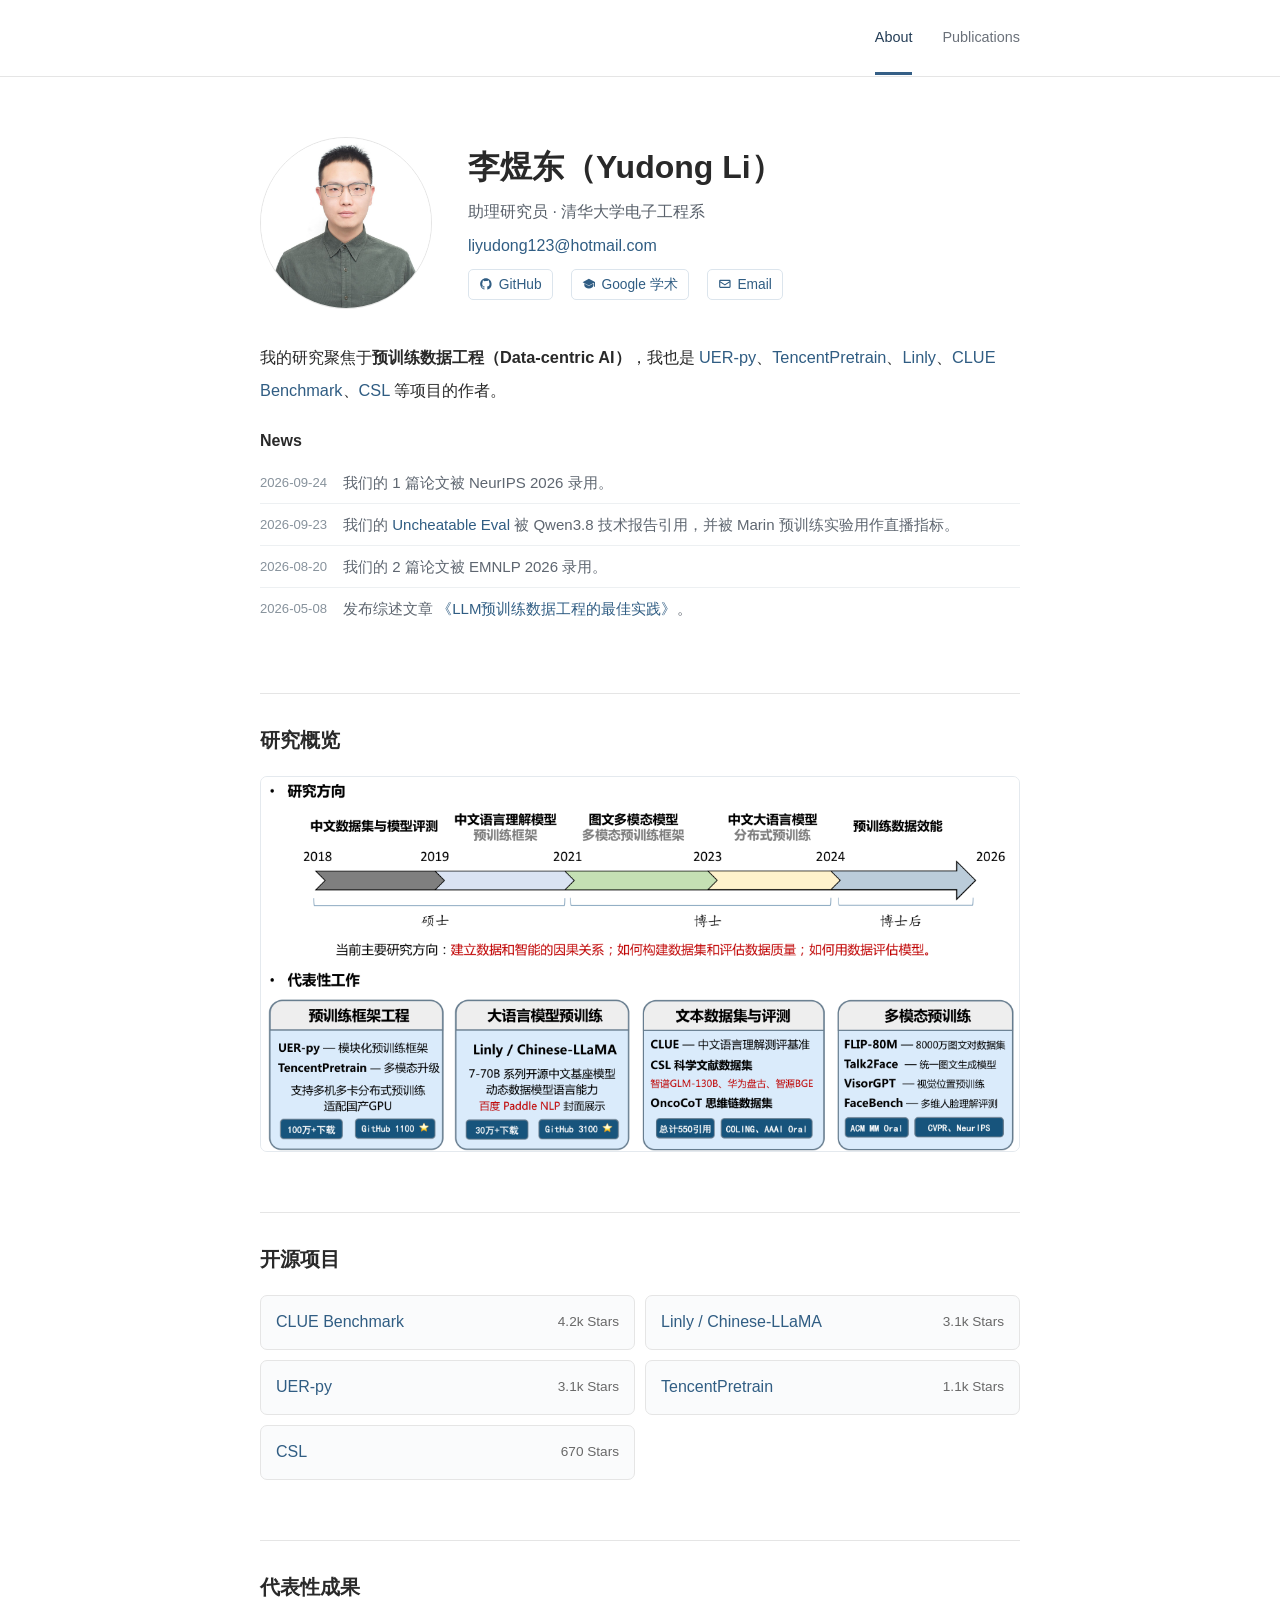
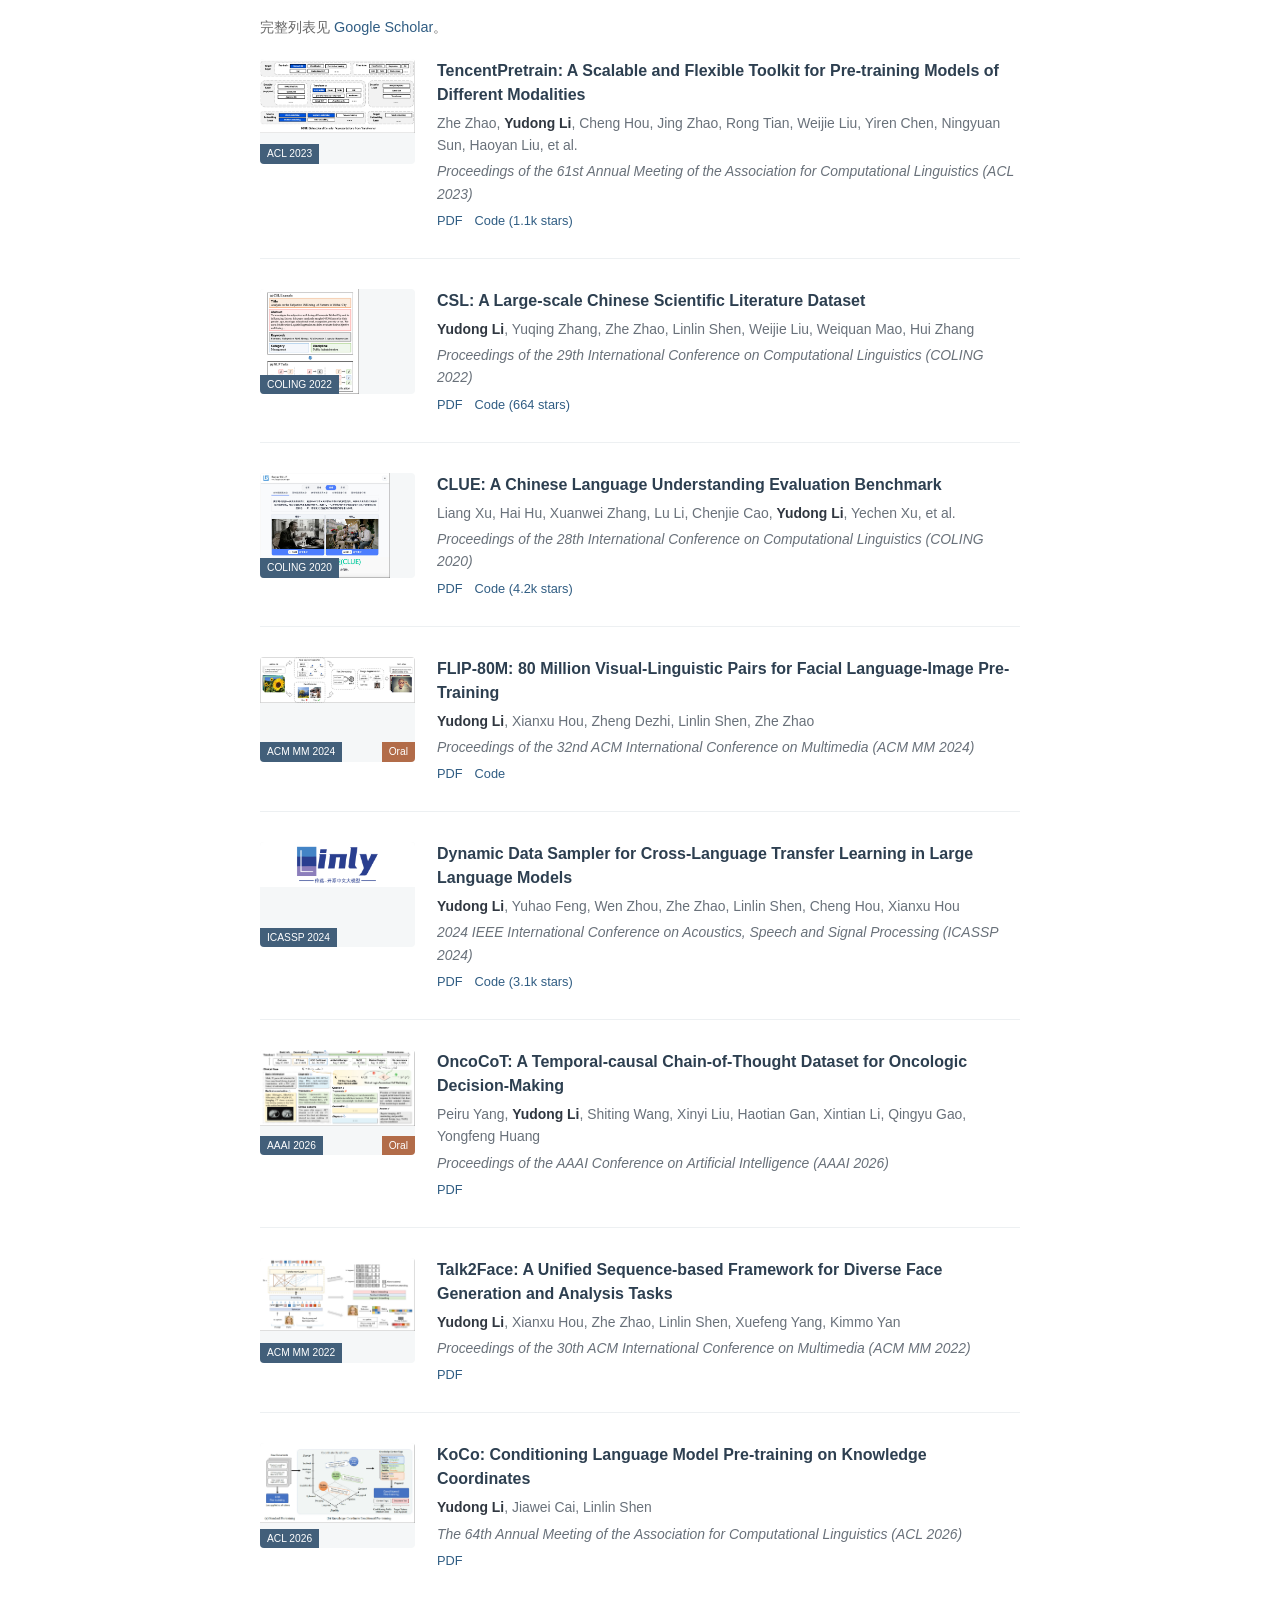
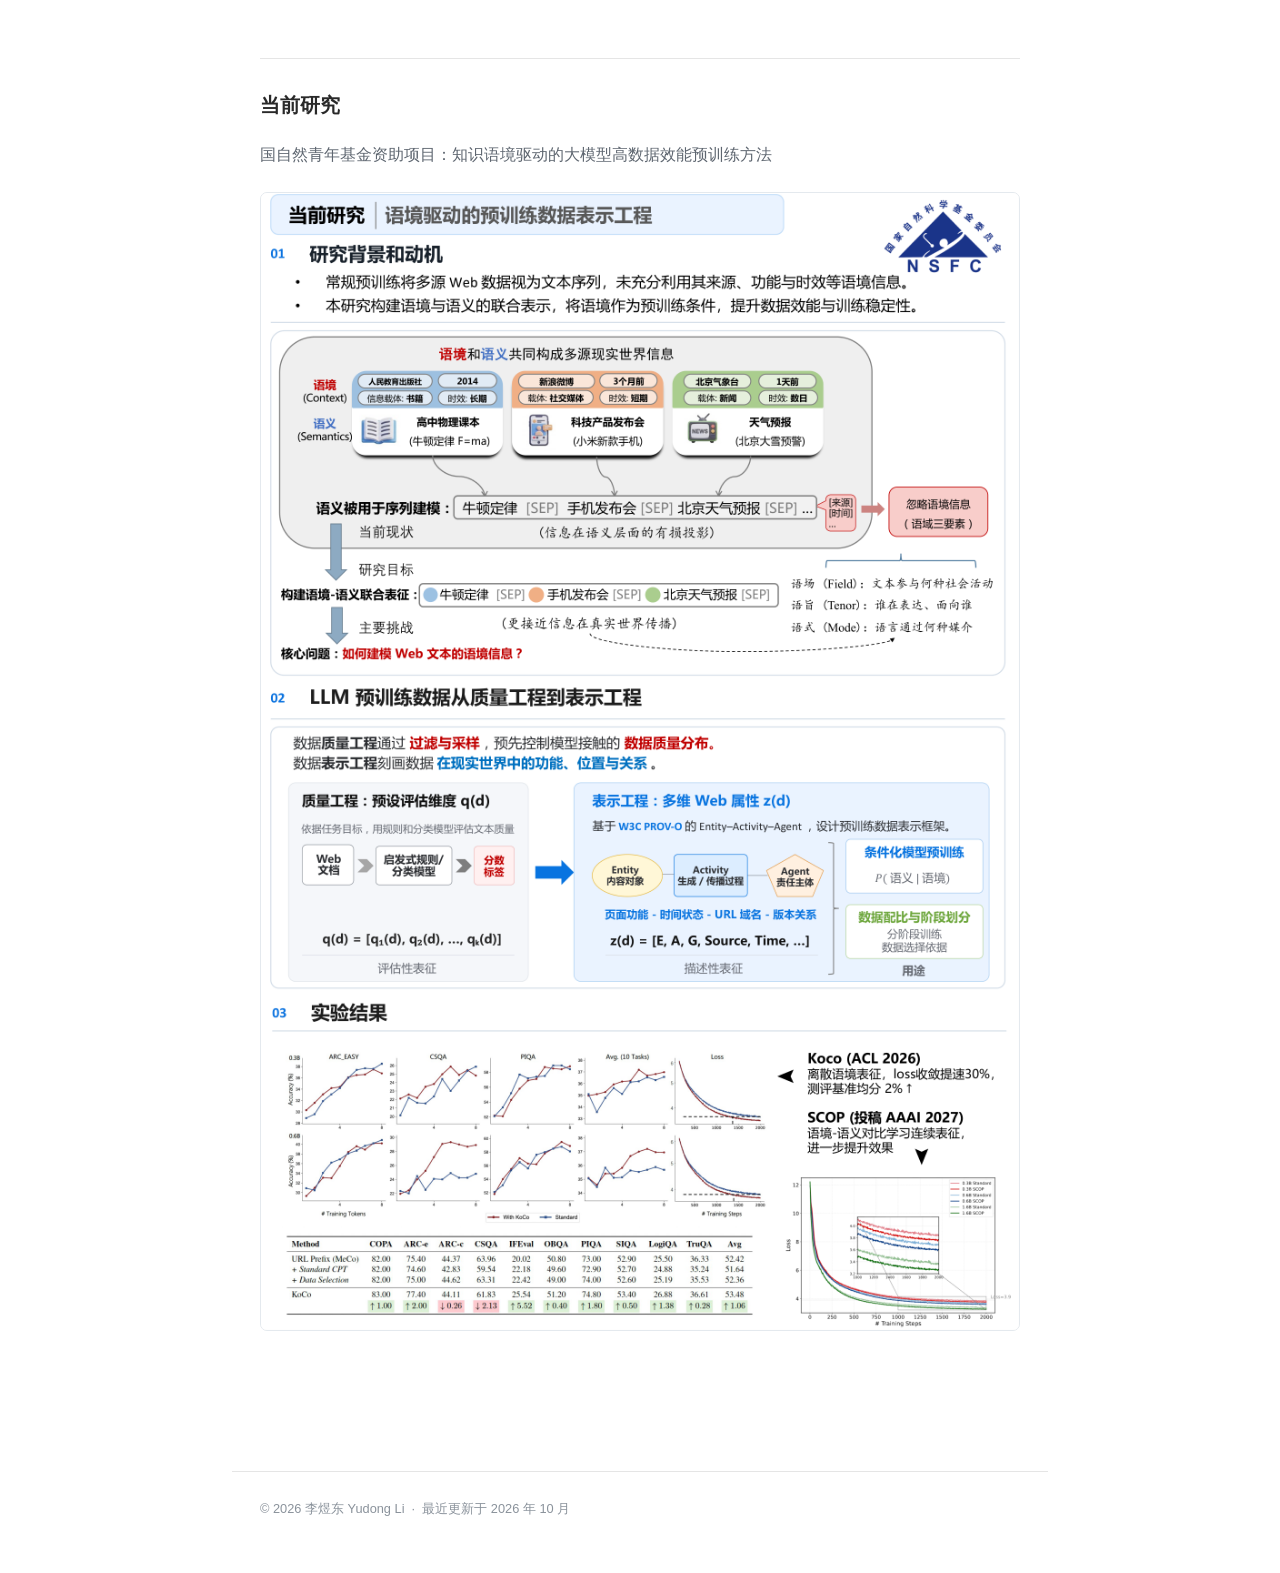
<file: index.html>
<!doctype html>
<html lang="zh-CN">
  <head>
    <meta charset="utf-8" />
    <meta name="viewport" content="width=device-width, initial-scale=1" />
    <title>李煜东 Yudong Li</title>
    <meta
      name="description"
      content="李煜东（Yudong Li）的个人主页。清华大学电子工程系助理研究员，研究方向为大模型预训练、数据表示工程与预训练数据效能。"
    />
    <link rel="canonical" href="https://ydli-ai.github.io/" />
    <meta property="og:type" content="website" />
    <meta property="og:title" content="李煜东 Yudong Li" />
    <meta
      property="og:description"
      content="清华大学电子工程系助理研究员，研究方向为大模型预训练、数据表示工程与预训练数据效能。"
    />
    <meta property="og:url" content="https://ydli-ai.github.io/" />
    <meta property="og:image" content="assets/images/avatar.jpg" />
    <link rel="icon" href="assets/images/favicon.svg" type="image/svg+xml" />
    <link rel="stylesheet" href="assets/css/style.css?v=20261027-5" />
  </head>
  <body>
    <header class="nav" aria-label="主导航">
      <div class="nav-inner">
        <nav class="nav-links" aria-label="主导航">
          <a href="index.html" aria-current="page">About</a>
          <a href="publications.html">Publications</a>
        </nav>
      </div>
    </header>



    <main>
      <!-- ============ 简介 ============ -->
      <section id="about">
        <div class="hero">
          <div class="hero-avatar">
            <img src="assets/images/avatar.jpg" alt="李煜东" />
          </div>
          <div class="hero-body">
            <h1 class="hero-name">李煜东（Yudong Li）</h1>
            <p class="hero-title">助理研究员 · 清华大学电子工程系</p>
            <p class="hero-contact">
              <a href="mailto:liyudong123@hotmail.com">liyudong123@hotmail.com</a>
            </p>
            <ul class="hero-links">
              <li>
                <a
                  href="https://github.com/ydli-ai"
                  target="_blank"
                  rel="noopener"
                  style="display: inline-flex; align-items: center; gap: 0.38rem; white-space: nowrap"
                  ><svg
                    class="hero-link-icon"
                    viewBox="0 0 24 24"
                    aria-hidden="true"
                    style="width: 1em; height: 1em; display: inline-block; flex-shrink: 0"
                  >
                    <path
                      d="M12 2C6.48 2 2 6.58 2 12.22c0 4.51 2.87 8.34 6.84 9.69.5.1.68-.22.68-.49 0-.24-.01-1.05-.01-1.9-2.78.62-3.37-1.21-3.37-1.21-.45-1.19-1.11-1.5-1.11-1.5-.91-.64.07-.62.07-.62 1 .07 1.53 1.06 1.53 1.06.9 1.57 2.35 1.12 2.92.86.09-.67.35-1.12.63-1.38-2.22-.26-4.55-1.14-4.55-5.08 0-1.12.39-2.03 1.03-2.75-.1-.26-.45-1.31.1-2.73 0 0 .84-.27 2.75 1.05A9.33 9.33 0 0 1 12 6.84c.85 0 1.71.12 2.51.35 1.91-1.32 2.75-1.05 2.75-1.05.55 1.42.2 2.47.1 2.73.64.72 1.03 1.63 1.03 2.75 0 3.95-2.33 4.81-4.56 5.07.36.32.68.95.68 1.92 0 1.39-.01 2.5-.01 2.84 0 .27.18.59.69.49A10.25 10.25 0 0 0 22 12.22C22 6.58 17.52 2 12 2Z"
                      fill="currentColor"
                    />
                  </svg><span>GitHub</span></a
                >
              </li>
              <li>
                <a
                  href="https://scholar.google.com/citations?user=j4EmuqkAAAAJ"
                  target="_blank"
                  rel="noopener"
                  style="display: inline-flex; align-items: center; gap: 0.38rem; white-space: nowrap"
                  ><svg
                    class="hero-link-icon"
                    viewBox="0 0 24 24"
                    aria-hidden="true"
                    style="width: 1em; height: 1em; display: inline-block; flex-shrink: 0"
                  >
                    <path
                      d="M12 3 1 9l11 6 9-4.91V17h2V9L12 3Zm-7.98 8.18V15c0 2.76 3.58 5 7.98 5s7.98-2.24 7.98-5v-3.82L12 15.5l-7.98-4.32Z"
                      fill="currentColor"
                    />
                  </svg><span>Google 学术</span></a
                >
              </li>
              <li>
                <a href="mailto:liyudong123@hotmail.com" style="display: inline-flex; align-items: center; gap: 0.38rem; white-space: nowrap"
                  ><svg
                    class="hero-link-icon"
                    viewBox="0 0 24 24"
                    aria-hidden="true"
                    style="width: 1em; height: 1em; display: inline-block; flex-shrink: 0"
                  >
                    <path
                      d="M4 5h16a2 2 0 0 1 2 2v10a2 2 0 0 1-2 2H4a2 2 0 0 1-2-2V7a2 2 0 0 1 2-2Zm0 2v.2l8 5.33 8-5.33V7H4Zm16 10V9.6l-7.45 4.96a1 1 0 0 1-1.1 0L4 9.6V17h16Z"
                      fill="currentColor"
                    />
                  </svg><span>Email</span></a
                >
              </li>
            </ul>
          </div>
        </div>

        <p class="about-bio">
          我的研究聚焦于<strong>预训练数据工程（Data-centric AI）</strong>，我也是
          <a href="https://github.com/dbiir/UER-py" target="_blank" rel="noopener">UER-py</a>、<a href="https://github.com/Tencent/TencentPretrain" target="_blank" rel="noopener">TencentPretrain</a>、<a href="https://github.com/CVI-SZU/Linly" target="_blank" rel="noopener">Linly</a>、<a href="https://github.com/CLUEbenchmark/CLUE" target="_blank" rel="noopener">CLUE Benchmark</a>、<a href="https://github.com/ydli-ai/CSL" target="_blank" rel="noopener">CSL</a>
          等项目的作者。
        </p>

        <div class="hero-news" aria-labelledby="news-title">
          <h2 id="news-title">News</h2>
          <ul class="news-list">
            <li><time class="news-date" datetime="2026-09-24">2026-09-24</time> <span>我们的 1 篇论文被 NeurIPS 2026 录用。</span></li>
            <li><time class="news-date" datetime="2026-09-23">2026-09-23</time> <span>我们的 <a href="https://arxiv.org/abs/2609.27510" target="_blank" rel="noopener">Uncheatable Eval</a> 被 Qwen3.8 技术报告引用，并被 Marin 预训练实验用作直播指标。</span></li>
            <li><time class="news-date" datetime="2026-08-20">2026-08-20</time> <span>我们的 2 篇论文被 EMNLP 2026 录用。</span></li>
            <li><time class="news-date" datetime="2026-05-08">2026-05-08</time> <span>发布综述文章 <a href="https://zhuanlan.zhihu.com/p/2032080549381190858" target="_blank" rel="noopener">《LLM预训练数据工程的最佳实践》</a>。</span></li>
          </ul>
        </div>
      </section>

      <!-- ============ 研究概览 ============ -->
      <section id="research-overview">
        <h2>研究概览</h2>
        <p class="section-lead">
        </p>
        <figure class="research-visual research-visual--timeline">
          <div class="research-visual-frame">
            <img
              src="assets/images/research-timeline.png"
              alt="研究方向与代表工作概览"
              width="2200"
              height="1086"
            />
          </div>
        </figure>
      </section>

      <!-- ============ 开源项目 ============ -->
      <section id="open-source">
        <h2>开源项目</h2>
        <ul class="open-source-list">
          <li>
            <a href="https://github.com/CLUEbenchmark/CLUE" target="_blank" rel="noopener">CLUE Benchmark</a>
            <span>4.2k Stars</span>
          </li>
          <li>
            <a href="https://github.com/CVI-SZU/Linly" target="_blank" rel="noopener">Linly / Chinese-LLaMA</a>
            <span>3.1k Stars</span>
          </li>
          <li>
            <a href="https://github.com/dbiir/UER-py" target="_blank" rel="noopener">UER-py</a>
            <span>3.1k Stars</span>
          </li>
          <li>
            <a href="https://github.com/Tencent/TencentPretrain" target="_blank" rel="noopener">TencentPretrain</a>
            <span>1.1k Stars</span>
          </li>
          <li>
            <a href="https://github.com/ydli-ai/CSL" target="_blank" rel="noopener">CSL</a>
            <span>670 Stars</span>
          </li>
        </ul>
      </section>

      <!-- ============ 代表工作 ============ -->
      <section id="publications">
        <h2>代表性成果</h2>
        <p style="color: var(--muted); font-size: 0.9rem; margin-top: -0.5rem">
          完整列表见
          <a
            href="https://scholar.google.com/citations?user=j4EmuqkAAAAJ"
            target="_blank"
            rel="noopener"
            >Google Scholar</a
          >。
        </p>

        <div class="pub-group">
          <!-- 1. TencentPretrain -->
          <article class="pub">
            <div class="pub-thumb">
              <img src="assets/images/tencentpretrain.jpg" alt="TencentPretrain" />
              <span class="pub-tag">ACL 2023</span>
            </div>
            <div class="pub-body">
              <h4 class="pub-title">
                <a href="https://aclanthology.org/2023.acl-demo.20.pdf" target="_blank" rel="noopener"
                  >TencentPretrain: A Scalable and Flexible Toolkit for Pre-training Models of Different Modalities</a
                >
              </h4>
              <p class="pub-authors">
                Zhe Zhao, <span class="me">Yudong Li</span>, Cheng Hou, Jing Zhao, Rong Tian, Weijie Liu, Yiren Chen, Ningyuan Sun, Haoyan Liu, et al.
              </p>
              <p class="pub-venue">
                Proceedings of the 61st Annual Meeting of the Association for Computational Linguistics (ACL 2023)
              </p>
              <ul class="pub-links">
                <li><a href="https://aclanthology.org/2023.acl-demo.20.pdf" target="_blank" rel="noopener">PDF</a></li>
                <li><a href="https://github.com/Tencent/TencentPretrain" target="_blank" rel="noopener">Code (1.1k stars)</a></li>
              </ul>
            </div>
          </article>

          <!-- 2. CSL -->
          <article class="pub">
            <div class="pub-thumb">
              <img src="assets/images/csl.jpg" alt="CSL" />
              <span class="pub-tag">COLING 2022</span>
            </div>
            <div class="pub-body">
              <h4 class="pub-title">
                <a href="https://aclanthology.org/2022.coling-1.344.pdf" target="_blank" rel="noopener"
                  >CSL: A Large-scale Chinese Scientific Literature Dataset</a
                >
              </h4>
              <p class="pub-authors">
                <span class="me">Yudong Li</span>, Yuqing Zhang, Zhe Zhao, Linlin Shen, Weijie Liu, Weiquan Mao, Hui Zhang
              </p>
              <p class="pub-venue">
                Proceedings of the 29th International Conference on Computational Linguistics (COLING 2022)
              </p>
              <ul class="pub-links">
                <li><a href="https://aclanthology.org/2022.coling-1.344.pdf" target="_blank" rel="noopener">PDF</a></li>
                <li><a href="https://github.com/ydli-ai/CSL" target="_blank" rel="noopener">Code (664 stars)</a></li>
              </ul>
            </div>
          </article>

          <!-- 3. CLUE -->
          <article class="pub">
            <div class="pub-thumb">
              <img src="assets/images/clue.jpg" alt="CLUE" />
              <span class="pub-tag">COLING 2020</span>
            </div>
            <div class="pub-body">
              <h4 class="pub-title">
                <a href="https://aclanthology.org/2020.coling-main.419.pdf" target="_blank" rel="noopener"
                  >CLUE: A Chinese Language Understanding Evaluation Benchmark</a
                >
              </h4>
              <p class="pub-authors">
                Liang Xu, Hai Hu, Xuanwei Zhang, Lu Li, Chenjie Cao, <span class="me">Yudong Li</span>, Yechen Xu, et al.
              </p>
              <p class="pub-venue">
                Proceedings of the 28th International Conference on Computational Linguistics (COLING 2020)
              </p>
              <ul class="pub-links">
                <li><a href="https://aclanthology.org/2020.coling-main.419.pdf" target="_blank" rel="noopener">PDF</a></li>
                <li><a href="https://github.com/CLUEbenchmark/CLUE" target="_blank" rel="noopener">Code (4.2k stars)</a></li>
              </ul>
            </div>
          </article>

          <!-- 4. FLIP-80M -->
          <article class="pub">
            <div class="pub-thumb pub-thumb--oral">
              <img src="assets/images/flip.jpg" alt="FLIP-80M" />
              <span class="pub-tag-oral">Oral</span>
              <span class="pub-tag">ACM MM 2024</span>
            </div>
            <div class="pub-body">
              <h4 class="pub-title">
                <a href="https://dl.acm.org/doi/pdf/10.1145/3664647.3681287" target="_blank" rel="noopener"
                  >FLIP-80M: 80 Million Visual-Linguistic Pairs for Facial Language-Image Pre-Training</a
                >
              </h4>
              <p class="pub-authors">
                <span class="me">Yudong Li</span>, Xianxu Hou, Zheng Dezhi, Linlin Shen, Zhe Zhao
              </p>
              <p class="pub-venue">
                Proceedings of the 32nd ACM International Conference on Multimedia (ACM MM 2024)
              </p>
              <ul class="pub-links">
                <li><a href="https://dl.acm.org/doi/pdf/10.1145/3664647.3681287" target="_blank" rel="noopener">PDF</a></li>
                <li><a href="https://github.com/ydli-ai/FLIP" target="_blank" rel="noopener">Code</a></li>
              </ul>
            </div>
          </article>

          <!-- 5. Dynamic data sampler (Linly) -->
          <article class="pub">
            <div class="pub-thumb">
              <img src="assets/images/linly_logo.png" alt="Linly" />
              <span class="pub-tag">ICASSP 2024</span>
            </div>
            <div class="pub-body">
              <h4 class="pub-title">
                <a href="https://arxiv.org/pdf/2405.10626" target="_blank" rel="noopener"
                  >Dynamic Data Sampler for Cross-Language Transfer Learning in Large Language Models</a
                >
              </h4>
              <p class="pub-authors">
                <span class="me">Yudong Li</span>, Yuhao Feng, Wen Zhou, Zhe Zhao, Linlin Shen, Cheng Hou, Xianxu Hou
              </p>
              <p class="pub-venue">
                2024 IEEE International Conference on Acoustics, Speech and Signal Processing (ICASSP 2024)
              </p>
              <ul class="pub-links">
                <li><a href="https://arxiv.org/pdf/2405.10626" target="_blank" rel="noopener">PDF</a></li>
                <li><a href="https://github.com/CVI-SZU/Linly" target="_blank" rel="noopener">Code (3.1k stars)</a></li>
              </ul>
            </div>
          </article>

          <!-- 6. OncoCoT -->
          <article class="pub">
            <div class="pub-thumb pub-thumb--oral">
              <img src="assets/images/oncocot.png" alt="OncoCoT" />
              <span class="pub-tag-oral">Oral</span>
              <span class="pub-tag">AAAI 2026</span>
            </div>
            <div class="pub-body">
              <h4 class="pub-title">
                <a href="https://ojs.aaai.org/index.php/AAAI/article/view/40724/44685" target="_blank" rel="noopener"
                  >OncoCoT: A Temporal-causal Chain-of-Thought Dataset for Oncologic Decision-Making</a
                >
              </h4>
              <p class="pub-authors">
                Peiru Yang, <span class="me">Yudong Li</span>, Shiting Wang, Xinyi Liu, Haotian Gan, Xintian Li, Qingyu Gao, Yongfeng Huang
              </p>
              <p class="pub-venue">
                Proceedings of the AAAI Conference on Artificial Intelligence (AAAI 2026)
              </p>
              <ul class="pub-links">
                <li><a href="https://ojs.aaai.org/index.php/AAAI/article/view/40724/44685" target="_blank" rel="noopener">PDF</a></li>
              </ul>
            </div>
          </article>

          <!-- 7. Talk2face -->
          <article class="pub">
            <div class="pub-thumb">
              <img src="assets/images/talk2face.jpg" alt="Talk2face" />
              <span class="pub-tag">ACM MM 2022</span>
            </div>
            <div class="pub-body">
              <h4 class="pub-title">
                <a href="https://drive.google.com/file/u/0/d/1T4lFPELXvmusgJhTyLzP0EBWXE-6Wv0H/view" target="_blank" rel="noopener"
                  >Talk2Face: A Unified Sequence-based Framework for Diverse Face Generation and Analysis Tasks</a
                >
              </h4>
              <p class="pub-authors">
                <span class="me">Yudong Li</span>, Xianxu Hou, Zhe Zhao, Linlin Shen, Xuefeng Yang, Kimmo Yan
              </p>
              <p class="pub-venue">
                Proceedings of the 30th ACM International Conference on Multimedia (ACM MM 2022)
              </p>
              <ul class="pub-links">
                <li><a href="https://drive.google.com/file/u/0/d/1T4lFPELXvmusgJhTyLzP0EBWXE-6Wv0H/view" target="_blank" rel="noopener">PDF</a></li>
              </ul>
            </div>
          </article>

          <!-- 8. KoCo -->
          <article class="pub">
            <div class="pub-thumb">
              <img src="assets/images/koco.jpg" alt="KoCo" />
              <span class="pub-tag">ACL 2026</span>
            </div>
            <div class="pub-body">
              <h4 class="pub-title">
                <a href="https://arxiv.org/pdf/2604.12397" target="_blank" rel="noopener"
                  >KoCo: Conditioning Language Model Pre-training on Knowledge Coordinates</a
                >
              </h4>
              <p class="pub-authors">
                <span class="me">Yudong Li</span>, Jiawei Cai, Linlin Shen
              </p>
              <p class="pub-venue">
                The 64th Annual Meeting of the Association for Computational Linguistics (ACL 2026)
              </p>
              <ul class="pub-links">
                <li><a href="https://arxiv.org/pdf/2604.12397" target="_blank" rel="noopener">PDF</a></li>
              </ul>
            </div>
          </article>
        </div>
      </section>

      <section id="knowledge-context">
        <h2>当前研究</h2>
        <p class="section-lead">国自然青年基金资助项目：知识语境驱动的大模型高数据效能预训练方法</p>
        <figure class="research-visual research-visual--poster">
          <div class="research-visual-frame">
            <a href="assets/images/research-poster.png?v=20260910" target="_blank" rel="noopener" aria-label="查看预训练数据表示工程研究海报大图">
              <img
                src="assets/images/research-poster.png?v=20260910"
                alt="预训练数据表示工程研究框架"
                width="1668"
                height="2502"
                loading="lazy"
              />
            </a>
          </div>
        </figure>
      </section>
    </main>

    <footer>
      <p>
        &copy; <span id="year">2026</span> 李煜东 Yudong Li &nbsp;·&nbsp; 最近更新于 2026 年 10 月
      </p>
    </footer>

    <script src="assets/js/main.js" defer></script>
  </body>
</html>
</file>
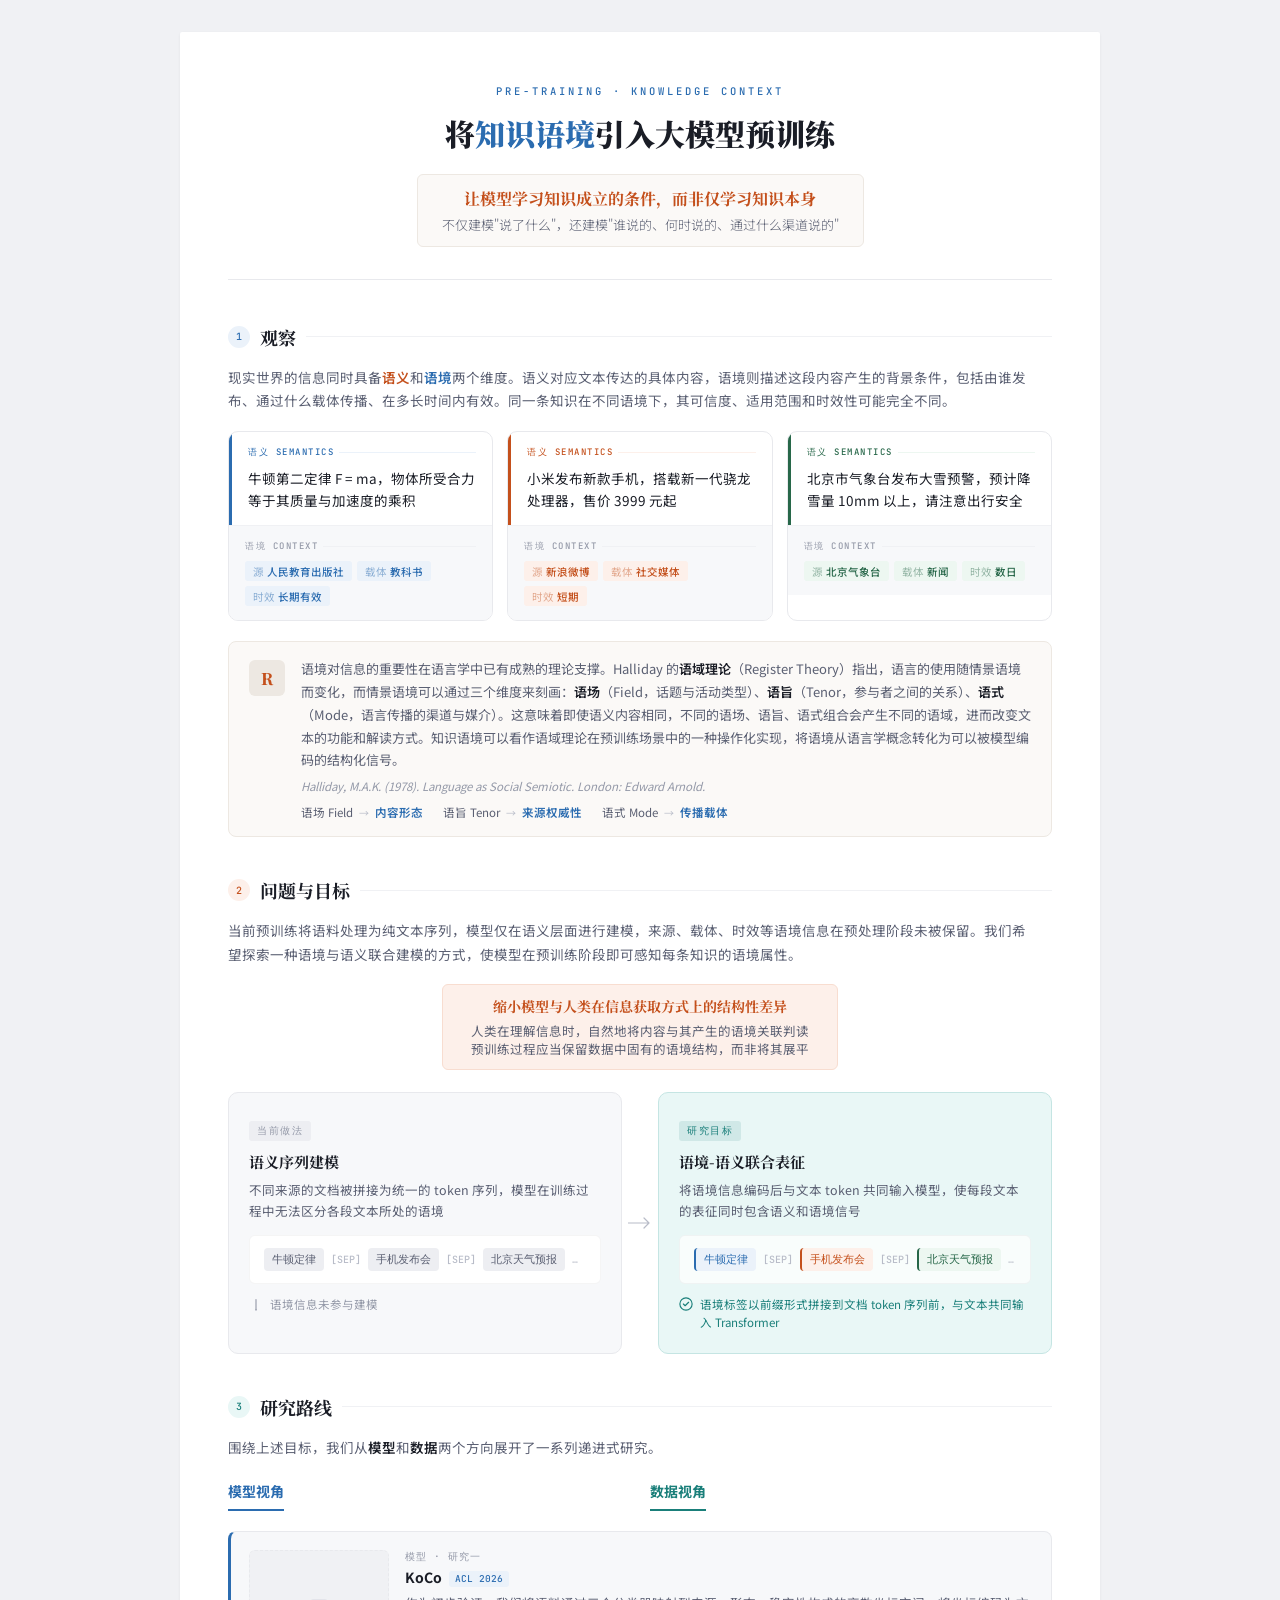
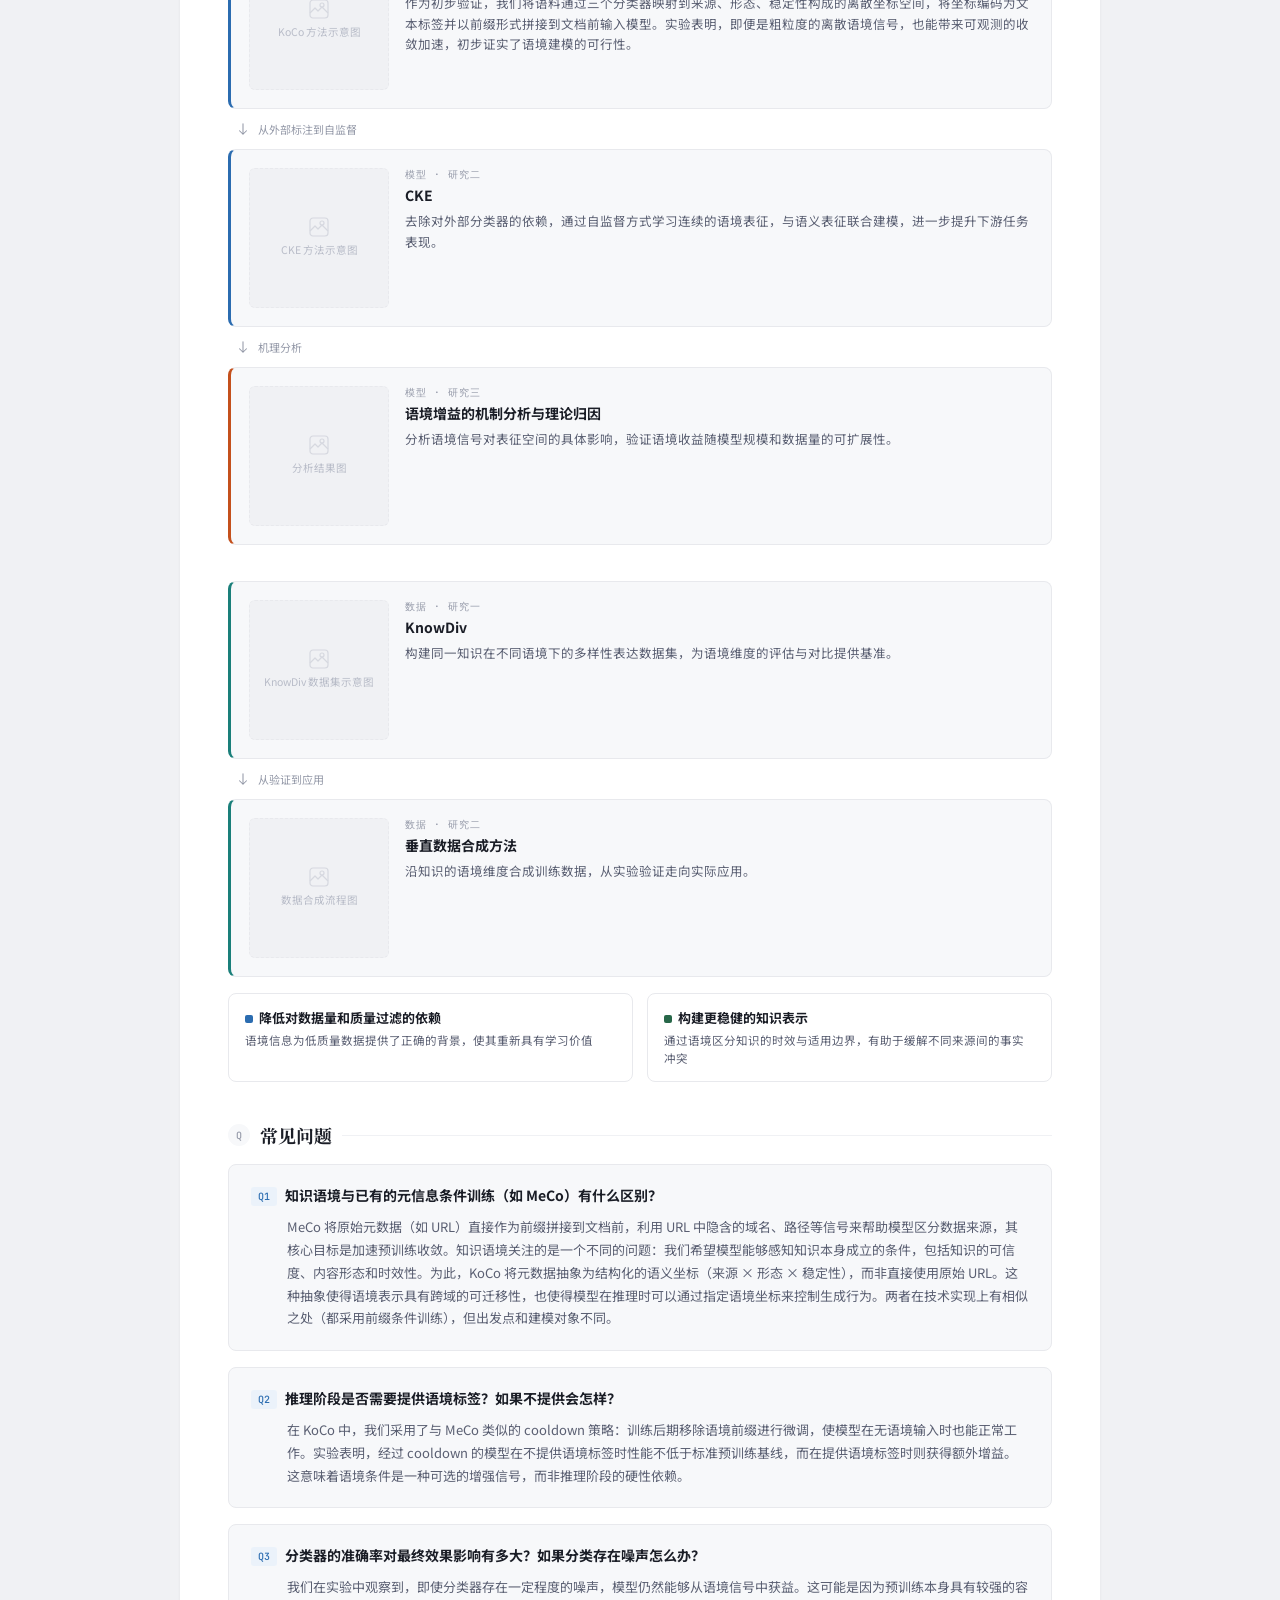
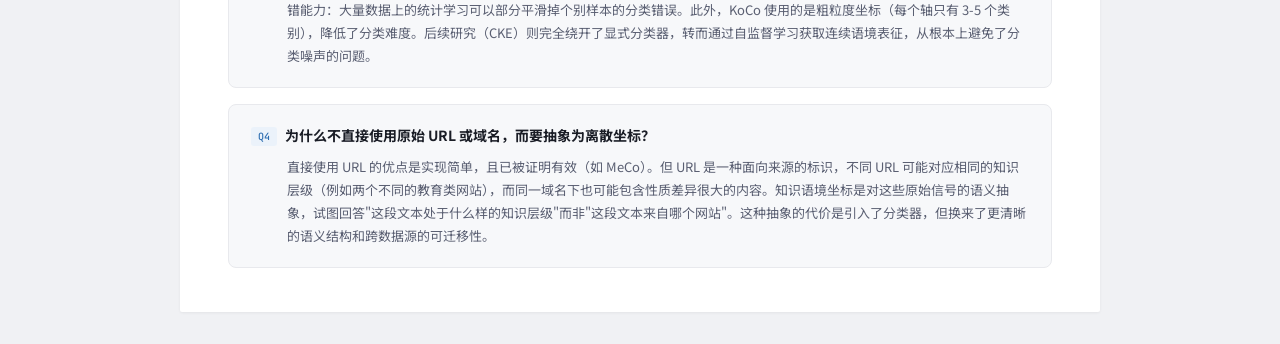
<file: poster_v8.html>
<!DOCTYPE html>
<html lang="zh-CN">
<head>
<meta charset="UTF-8">
<meta name="viewport" content="width=device-width, initial-scale=1.0">
<title>知识语境 · 研究海报</title>
<link href="https://fonts.googleapis.com/css2?family=Noto+Serif+SC:wght@400;600;700;900&family=Noto+Sans+SC:wght@300;400;500;700&family=JetBrains+Mono:wght@400;500&display=swap" rel="stylesheet">
<style>
  :root {
    --bg: #FFFFFF;
    --surface: #F7F8FA;
    --surface-warm: #FBF9F7;
    --border: #E8E9ED;
    --border-light: #F0F1F4;
    --text-primary: #1A1D26;
    --text-secondary: #5A5F72;
    --text-dim: #9499A8;
    --text-hint: #B8BCC8;
    --accent-blue: #2B6CB0;
    --accent-blue-light: #EBF2FA;
    --accent-orange: #C4501C;
    --accent-orange-light: #FDF0EA;
    --accent-orange-mid: #F8DDD0;
    --accent-green: #276749;
    --accent-green-light: #EDF7F1;
    --accent-teal: #1A7F7A;
    --accent-teal-light: #E9F7F6;
  }

  * { margin: 0; padding: 0; box-sizing: border-box; }

  body {
    background: #F0F1F4;
    color: var(--text-primary);
    font-family: 'Noto Sans SC', -apple-system, sans-serif;
    min-height: 100vh;
    display: flex;
    justify-content: center;
    padding: 32px 16px;
  }

  .poster {
    width: 920px;
    max-width: 100%;
    background: var(--bg);
    border-radius: 2px;
    box-shadow: 0 1px 3px rgba(0,0,0,0.06);
    padding: 52px 48px 44px;
  }

  /* ===== HEADER ===== */
  .header {
    text-align: center;
    margin-bottom: 44px;
    padding-bottom: 32px;
    border-bottom: 1px solid var(--border);
  }
  .header .eyebrow {
    font-family: 'JetBrains Mono', monospace;
    font-size: 10.5px; letter-spacing: 3px;
    text-transform: uppercase; color: var(--accent-blue);
    margin-bottom: 14px; font-weight: 500;
  }
  .header h1 {
    font-family: 'Noto Serif SC', serif;
    font-weight: 900; font-size: 30px;
    line-height: 1.45; color: var(--text-primary);
  }
  .header h1 .hl { color: var(--accent-blue); }
  .header .core-thesis {
    margin-top: 18px; padding: 12px 24px;
    background: var(--surface-warm);
    border: 1px solid #EDE8E2; border-radius: 6px;
    display: inline-block;
  }
  .core-thesis .ct-text {
    font-family: 'Noto Serif SC', serif;
    font-weight: 700; font-size: 16px;
    color: var(--accent-orange); line-height: 1.5;
  }
  .core-thesis .ct-sub {
    font-size: 13px; color: var(--text-secondary);
    margin-top: 4px; font-weight: 300;
  }

  /* ===== SECTION ===== */
  .section { margin-bottom: 40px; }
  .section-head {
    display: flex; align-items: center; gap: 10px; margin-bottom: 16px;
  }
  .section-num {
    font-family: 'JetBrains Mono', monospace;
    font-size: 10px; font-weight: 500;
    width: 22px; height: 22px;
    display: inline-flex; align-items: center; justify-content: center;
    border-radius: 50%; flex-shrink: 0;
  }
  .section-num.blue { background: var(--accent-blue-light); color: var(--accent-blue); }
  .section-num.orange { background: var(--accent-orange-light); color: var(--accent-orange); }
  .section-num.teal { background: var(--accent-teal-light); color: var(--accent-teal); }
  .section-num.gray { background: var(--surface); color: var(--text-dim); }
  .section-title {
    font-family: 'Noto Serif SC', serif;
    font-weight: 700; font-size: 18px;
  }
  .section-line { flex: 1; height: 1px; background: var(--border-light); }
  .section-desc {
    font-size: 13.5px; color: var(--text-secondary);
    line-height: 1.75; margin-bottom: 18px; max-width: 800px;
  }
  .section-desc strong { color: var(--text-primary); font-weight: 600; }

  /* ===== OBSERVATION CARDS ===== */
  .obs-cards {
    display: grid; grid-template-columns: repeat(3, 1fr); gap: 14px;
  }
  .obs-card {
    border: 1px solid var(--border); border-radius: 10px;
    position: relative; overflow: hidden;
  }
  .obs-card .card-zone { padding: 14px 16px; }
  .obs-card .card-zone-label {
    font-family: 'JetBrains Mono', monospace;
    font-size: 9px; letter-spacing: 1.5px; text-transform: uppercase;
    font-weight: 500; margin-bottom: 8px;
    display: flex; align-items: center; gap: 5px;
  }
  .obs-card .card-zone-label::after {
    content: ''; flex: 1; height: 1px;
  }
  /* Per-card color: semantic zone */
  .obs-card.c1 .card-zone.sem { border-left: 3px solid var(--accent-blue); }
  .obs-card.c2 .card-zone.sem { border-left: 3px solid var(--accent-orange); }
  .obs-card.c3 .card-zone.sem { border-left: 3px solid var(--accent-green); }
  .obs-card.c1 .card-zone.sem .card-zone-label { color: var(--accent-blue); }
  .obs-card.c1 .card-zone.sem .card-zone-label::after { background: var(--accent-blue-light); }
  .obs-card.c2 .card-zone.sem .card-zone-label { color: var(--accent-orange); }
  .obs-card.c2 .card-zone.sem .card-zone-label::after { background: var(--accent-orange-light); }
  .obs-card.c3 .card-zone.sem .card-zone-label { color: var(--accent-green); }
  .obs-card.c3 .card-zone.sem .card-zone-label::after { background: var(--accent-green-light); }
  .obs-card .card-content {
    font-size: 13.5px; line-height: 1.65; color: var(--text-primary);
  }
  /* Context zone */
  .card-zone.ctx {
    background: var(--surface); border-top: 1px solid var(--border-light);
  }
  .card-zone.ctx .card-zone-label { color: var(--text-dim); }
  .card-zone.ctx .card-zone-label::after { background: var(--border-light); }
  .ctx-tags { display: flex; flex-wrap: wrap; gap: 5px; }
  .ctx-tag {
    font-size: 10.5px; padding: 2.5px 8px;
    border-radius: 3px; font-weight: 500;
  }
  .ctx-tag .tl { font-weight: 400; margin-right: 3px; }
  .obs-card.c1 .ctx-tag { background: var(--accent-blue-light); color: var(--accent-blue); }
  .obs-card.c1 .ctx-tag .tl { color: rgba(43,108,176,0.5); }
  .obs-card.c2 .ctx-tag { background: var(--accent-orange-light); color: var(--accent-orange); }
  .obs-card.c2 .ctx-tag .tl { color: rgba(196,80,28,0.45); }
  .obs-card.c3 .ctx-tag { background: var(--accent-green-light); color: var(--accent-green); }
  .obs-card.c3 .ctx-tag .tl { color: rgba(39,103,73,0.45); }

  /* Register theory callout */
  .theory-callout {
    margin-top: 20px;
    padding: 16px 20px;
    background: var(--surface-warm);
    border: 1px solid #EDE8E2;
    border-radius: 8px;
    display: grid;
    grid-template-columns: auto 1fr;
    gap: 16px;
    align-items: start;
  }
  .theory-callout .tc-icon {
    width: 36px; height: 36px;
    background: #EDE8E2;
    border-radius: 6px;
    display: flex; align-items: center; justify-content: center;
    color: var(--accent-orange);
    font-family: 'Noto Serif SC', serif;
    font-weight: 900; font-size: 16px;
    flex-shrink: 0; margin-top: 2px;
  }
  .theory-callout .tc-text {
    font-size: 13px; color: var(--text-secondary); line-height: 1.75;
  }
  .theory-callout .tc-text strong { color: var(--text-primary); font-weight: 600; }
  .theory-callout .tc-ref {
    font-size: 11.5px; color: var(--text-dim); margin-top: 6px; font-style: italic;
  }
  .register-mapping {
    display: flex; gap: 20px; margin-top: 10px; flex-wrap: wrap;
  }
  .reg-map-item {
    display: flex; align-items: center; gap: 6px;
    font-size: 11.5px; color: var(--text-secondary);
  }
  .reg-map-arrow { color: var(--text-hint); font-size: 10px; }
  .reg-map-hl { font-weight: 600; color: var(--accent-blue); }

  /* ===== COMPARISON ===== */
  .comparison {
    display: grid; grid-template-columns: 1fr 36px 1fr; align-items: stretch;
  }
  .comp-panel { border-radius: 10px; padding: 22px 20px; }
  .comp-panel.baseline { background: var(--surface); border: 1px solid var(--border); }
  .comp-panel.target { background: var(--accent-teal-light); border: 1px solid #C5E5E3; }
  .comp-arrow {
    display: flex; align-items: center; justify-content: center; color: var(--text-hint);
  }
  .comp-badge {
    font-family: 'JetBrains Mono', monospace;
    font-size: 10px; letter-spacing: 1.5px; text-transform: uppercase;
    padding: 3px 8px; border-radius: 3px;
    display: inline-block; margin-bottom: 10px; font-weight: 500;
  }
  .baseline .comp-badge { background: #EDEEF2; color: var(--text-dim); }
  .target .comp-badge { background: rgba(26,127,122,0.12); color: var(--accent-teal); }
  .comp-title {
    font-family: 'Noto Serif SC', serif;
    font-weight: 700; font-size: 15px; margin-bottom: 8px;
  }
  .comp-desc { font-size: 12.5px; color: var(--text-secondary); line-height: 1.65; margin-bottom: 14px; }

  .token-seq {
    display: flex; align-items: center; flex-wrap: wrap; gap: 5px;
    padding: 12px 14px; background: rgba(255,255,255,0.7);
    border-radius: 6px; font-family: 'JetBrains Mono', monospace;
    font-size: 11px; border: 1px solid rgba(0,0,0,0.04);
  }
  .baseline .token-seq { background: var(--bg); }
  .tk { padding: 4px 8px; border-radius: 4px; font-weight: 500; white-space: nowrap; }
  .tk.plain { background: #EDEEF2; color: var(--text-secondary); }
  .tk.sep { color: var(--text-hint); font-size: 10px; padding: 4px 2px; }
  .tk.cb { background: var(--accent-blue-light); color: var(--accent-blue); border-left: 2.5px solid var(--accent-blue); }
  .tk.co { background: var(--accent-orange-light); color: var(--accent-orange); border-left: 2.5px solid var(--accent-orange); }
  .tk.cg { background: var(--accent-green-light); color: var(--accent-green); border-left: 2.5px solid var(--accent-green); }

  .comp-note {
    display: flex; align-items: flex-start; gap: 7px;
    margin-top: 12px; font-size: 11.5px; line-height: 1.5;
  }
  .baseline .comp-note { color: var(--text-dim); }
  .target .comp-note { color: var(--accent-teal); }
  .comp-note svg { flex-shrink: 0; margin-top: 1px; }

  /* ===== ROADMAP (SINGLE COLUMN) ===== */
  .rm-columns {
    display: grid;
    grid-template-columns: 1fr 1fr;
    gap: 8px 20px;
    margin-bottom: 8px;
  }
  .rm-col-head {
    font-weight: 700; font-size: 14px;
    margin-bottom: 12px; padding-bottom: 8px;
    border-bottom: 2px solid; display: inline-block;
  }
  .rm-col-head.model { border-color: var(--accent-blue); color: var(--accent-blue); }
  .rm-col-head.data { border-color: var(--accent-teal); color: var(--accent-teal); }

  /* Single-column research item: image left, text right */
  .rm-item {
    display: grid;
    grid-template-columns: 140px 1fr;
    gap: 16px;
    align-items: start;
    padding: 18px;
    background: var(--surface);
    border: 1px solid var(--border);
    border-radius: 8px;
    margin-bottom: 12px;
    border-left: 3px solid;
  }
  .rm-item.blue { border-left-color: var(--accent-blue); }
  .rm-item.teal { border-left-color: var(--accent-teal); }
  .rm-item.orange { border-left-color: var(--accent-orange); }

  .rm-img-placeholder {
    width: 140px; height: 140px;
    background: var(--border-light);
    border: 1.5px dashed var(--border);
    border-radius: 6px;
    display: flex;
    flex-direction: column;
    align-items: center;
    justify-content: center;
    gap: 6px;
    color: var(--text-hint);
    font-size: 10.5px;
    text-align: center;
    line-height: 1.4;
    padding: 8px;
  }
  .rm-img-placeholder svg { opacity: 0.45; }

  .rm-text {}
  .rm-item .rm-label {
    font-family: 'JetBrains Mono', monospace;
    font-size: 9.5px; letter-spacing: 1px; text-transform: uppercase;
    color: var(--text-dim); margin-bottom: 4px; font-weight: 500;
  }
  .rm-item .rm-name {
    font-weight: 700; font-size: 14px; margin-bottom: 6px;
    color: var(--text-primary); line-height: 1.4;
  }
  .rm-tag {
    display: inline-block; font-family: 'JetBrains Mono', monospace;
    font-size: 9.5px; padding: 1.5px 6px; border-radius: 3px;
    margin-left: 4px; font-weight: 500; vertical-align: middle;
  }
  .rm-tag.acl { background: var(--accent-blue-light); color: var(--accent-blue); }
  .rm-item .rm-desc {
    font-size: 12.5px; color: var(--text-secondary); line-height: 1.65;
  }

  .rm-connector {
    display: flex; align-items: center; gap: 8px;
    font-size: 11px; color: var(--text-dim);
    padding-left: 8px; margin-bottom: 12px;
  }
  .rm-connector svg { flex-shrink: 0; }

  /* Benefits */
  .benefits {
    display: flex; gap: 14px; margin-top: 16px;
  }
  .bf-card {
    flex: 1; padding: 14px 16px;
    border-radius: 8px; border: 1px solid var(--border); background: var(--bg);
  }
  .bf-card .bf-dot {
    width: 8px; height: 8px; border-radius: 2px;
    display: inline-block; margin-right: 6px; vertical-align: middle;
  }
  .bf-dot.bl { background: var(--accent-blue); }
  .bf-dot.gr { background: var(--accent-green); }
  .bf-card .bf-title { font-weight: 700; font-size: 13px; margin-bottom: 4px; }
  .bf-card .bf-desc { font-size: 11.5px; color: var(--text-secondary); line-height: 1.6; }

  /* ===== FAQ ===== */
  .faq-list {
    display: flex;
    flex-direction: column;
    gap: 16px;
  }
  .faq-item {
    padding: 20px 22px;
    background: var(--surface);
    border: 1px solid var(--border);
    border-radius: 8px;
  }
  .faq-q {
    font-weight: 700;
    font-size: 14px;
    color: var(--text-primary);
    margin-bottom: 10px;
    line-height: 1.5;
    display: flex;
    gap: 8px;
  }
  .faq-q-tag {
    font-family: 'JetBrains Mono', monospace;
    font-size: 10px;
    font-weight: 500;
    color: var(--accent-blue);
    background: var(--accent-blue-light);
    padding: 2px 7px;
    border-radius: 3px;
    flex-shrink: 0;
    height: fit-content;
    margin-top: 2px;
  }
  .faq-a {
    font-size: 13px;
    color: var(--text-secondary);
    line-height: 1.75;
    padding-left: 36px;
  }

  @media (max-width: 720px) {
    .poster { padding: 28px 18px; }
    .obs-cards { grid-template-columns: 1fr; }
    .comparison { grid-template-columns: 1fr; gap: 10px; }
    .comp-arrow { display: none; }
    .rm-columns { grid-template-columns: 1fr; }
    .rm-item { grid-template-columns: 100px 1fr; }
    .rm-img-placeholder { width: 100px; height: 100px; }
    .header h1 { font-size: 24px; }
    .benefits { flex-direction: column; }
  }
</style>
</head>
<body>
<div class="poster">

  <!-- ========== HEADER ========== -->
  <div class="header">
    <div class="eyebrow">Pre-training · Knowledge Context</div>
    <h1>将<span class="hl">知识语境</span>引入大模型预训练</h1>
    <div class="core-thesis">
      <div class="ct-text">让模型学习知识成立的条件，而非仅学习知识本身</div>
      <div class="ct-sub">不仅建模"说了什么"，还建模"谁说的、何时说的、通过什么渠道说的"</div>
    </div>
  </div>

  <!-- ========== SECTION 1: OBSERVATION ========== -->
  <div class="section">
    <div class="section-head">
      <span class="section-num blue">1</span>
      <span class="section-title">观察</span>
      <span class="section-line"></span>
    </div>
    <p class="section-desc">现实世界的信息同时具备<strong style="color:var(--accent-orange)">语义</strong>和<strong style="color:var(--accent-blue)">语境</strong>两个维度。语义对应文本传达的具体内容，语境则描述这段内容产生的背景条件，包括由谁发布、通过什么载体传播、在多长时间内有效。同一条知识在不同语境下，其可信度、适用范围和时效性可能完全不同。</p>

    <div class="obs-cards">
      <div class="obs-card c1">
        <div class="card-zone sem">
          <div class="card-zone-label">语义 Semantics</div>
          <div class="card-content">牛顿第二定律 F = ma，物体所受合力等于其质量与加速度的乘积</div>
        </div>
        <div class="card-zone ctx">
          <div class="card-zone-label">语境 Context</div>
          <div class="ctx-tags">
            <span class="ctx-tag"><span class="tl">源</span>人民教育出版社</span>
            <span class="ctx-tag"><span class="tl">载体</span>教科书</span>
            <span class="ctx-tag"><span class="tl">时效</span>长期有效</span>
          </div>
        </div>
      </div>
      <div class="obs-card c2">
        <div class="card-zone sem">
          <div class="card-zone-label">语义 Semantics</div>
          <div class="card-content">小米发布新款手机，搭载新一代骁龙处理器，售价 3999 元起</div>
        </div>
        <div class="card-zone ctx">
          <div class="card-zone-label">语境 Context</div>
          <div class="ctx-tags">
            <span class="ctx-tag"><span class="tl">源</span>新浪微博</span>
            <span class="ctx-tag"><span class="tl">载体</span>社交媒体</span>
            <span class="ctx-tag"><span class="tl">时效</span>短期</span>
          </div>
        </div>
      </div>
      <div class="obs-card c3">
        <div class="card-zone sem">
          <div class="card-zone-label">语义 Semantics</div>
          <div class="card-content">北京市气象台发布大雪预警，预计降雪量 10mm 以上，请注意出行安全</div>
        </div>
        <div class="card-zone ctx">
          <div class="card-zone-label">语境 Context</div>
          <div class="ctx-tags">
            <span class="ctx-tag"><span class="tl">源</span>北京气象台</span>
            <span class="ctx-tag"><span class="tl">载体</span>新闻</span>
            <span class="ctx-tag"><span class="tl">时效</span>数日</span>
          </div>
        </div>
      </div>
    </div>

    <!-- Register theory grounding -->
    <div class="theory-callout">
      <div class="tc-icon">R</div>
      <div>
        <div class="tc-text">
          语境对信息的重要性在语言学中已有成熟的理论支撑。Halliday 的<strong>语域理论</strong>（Register Theory）指出，语言的使用随情景语境而变化，而情景语境可以通过三个维度来刻画：<strong>语场</strong>（Field，话题与活动类型）、<strong>语旨</strong>（Tenor，参与者之间的关系）、<strong>语式</strong>（Mode，语言传播的渠道与媒介）。这意味着即使语义内容相同，不同的语场、语旨、语式组合会产生不同的语域，进而改变文本的功能和解读方式。知识语境可以看作语域理论在预训练场景中的一种操作化实现，将语境从语言学概念转化为可以被模型编码的结构化信号。
        </div>
        <div class="tc-ref">Halliday, M.A.K. (1978). Language as Social Semiotic. London: Edward Arnold.</div>
        <div class="register-mapping">
          <div class="reg-map-item">语场 Field <span class="reg-map-arrow">→</span> <span class="reg-map-hl">内容形态</span></div>
          <div class="reg-map-item">语旨 Tenor <span class="reg-map-arrow">→</span> <span class="reg-map-hl">来源权威性</span></div>
          <div class="reg-map-item">语式 Mode <span class="reg-map-arrow">→</span> <span class="reg-map-hl">传播载体</span></div>
        </div>
      </div>
    </div>
  </div>

  <!-- ========== SECTION 2: PROBLEM ========== -->
  <div class="section">
    <div class="section-head">
      <span class="section-num orange">2</span>
      <span class="section-title">问题与目标</span>
      <span class="section-line"></span>
    </div>
    <p class="section-desc">当前预训练将语料处理为纯文本序列，模型仅在语义层面进行建模，来源、载体、时效等语境信息在预处理阶段未被保留。我们希望探索一种语境与语义联合建模的方式，使模型在预训练阶段即可感知每条知识的语境属性。</p>

    <div style="text-align:center; margin-bottom:22px;">
      <div style="display:inline-block; padding:10px 28px; background:var(--accent-orange-light); border:1px solid var(--accent-orange-mid); border-radius:6px;">
        <div style="font-family:'Noto Serif SC',serif; font-weight:700; font-size:14px; color:var(--accent-orange); line-height:1.6;">缩小模型与人类在信息获取方式上的结构性差异</div>
        <div style="font-size:12.5px; color:var(--text-secondary); margin-top:4px; line-height:1.5;">人类在理解信息时，自然地将内容与其产生的语境关联判读<br>预训练过程应当保留数据中固有的语境结构，而非将其展平</div>
      </div>
    </div>

    <div class="comparison">
      <div class="comp-panel baseline">
        <div class="comp-badge">当前做法</div>
        <div class="comp-title">语义序列建模</div>
        <div class="comp-desc">不同来源的文档被拼接为统一的 token 序列，模型在训练过程中无法区分各段文本所处的语境</div>
        <div class="token-seq">
          <span class="tk plain">牛顿定律</span>
          <span class="tk sep">[SEP]</span>
          <span class="tk plain">手机发布会</span>
          <span class="tk sep">[SEP]</span>
          <span class="tk plain">北京天气预报</span>
          <span class="tk sep">…</span>
        </div>
        <div class="comp-note">
          <svg width="14" height="14" viewBox="0 0 16 16" fill="none"><path d="M8 3v10" stroke="currentColor" stroke-width="1.3" stroke-linecap="round"/><circle cx="8" cy="14.5" r="1" fill="currentColor"/></svg>
          语境信息未参与建模
        </div>
      </div>
      <div class="comp-arrow">
        <svg width="24" height="16" viewBox="0 0 24 16" fill="none"><path d="M0 8h20M16 3l5 5-5 5" stroke="currentColor" stroke-width="1.2" stroke-linecap="round" stroke-linejoin="round"/></svg>
      </div>
      <div class="comp-panel target">
        <div class="comp-badge">研究目标</div>
        <div class="comp-title">语境-语义联合表征</div>
        <div class="comp-desc">将语境信息编码后与文本 token 共同输入模型，使每段文本的表征同时包含语义和语境信号</div>
        <div class="token-seq">
          <span class="tk cb">牛顿定律</span>
          <span class="tk sep">[SEP]</span>
          <span class="tk co">手机发布会</span>
          <span class="tk sep">[SEP]</span>
          <span class="tk cg">北京天气预报</span>
          <span class="tk sep">…</span>
        </div>
        <div class="comp-note">
          <svg width="14" height="14" viewBox="0 0 16 16" fill="none"><circle cx="8" cy="8" r="7" stroke="currentColor" stroke-width="1.3"/><path d="M5 8l2 2 4-4" stroke="currentColor" stroke-width="1.3" stroke-linecap="round" stroke-linejoin="round"/></svg>
          语境标签以前缀形式拼接到文档 token 序列前，与文本共同输入 Transformer
        </div>
      </div>
    </div>
  </div>

  <!-- ========== SECTION 3: RESEARCH ROADMAP ========== -->
  <div class="section">
    <div class="section-head">
      <span class="section-num teal">3</span>
      <span class="section-title">研究路线</span>
      <span class="section-line"></span>
    </div>
    <p class="section-desc">围绕上述目标，我们从<strong>模型</strong>和<strong>数据</strong>两个方向展开了一系列递进式研究。</p>

    <!-- Two column headers -->
    <div class="rm-columns">
      <div><div class="rm-col-head model">模型视角</div></div>
      <div><div class="rm-col-head data">数据视角</div></div>
    </div>

    <!-- Model: Research 1 -->
    <div class="rm-item blue">
      <div class="rm-img-placeholder">
        <svg width="20" height="20" viewBox="0 0 20 20" fill="none"><rect x="1" y="1" width="18" height="18" rx="3" stroke="currentColor" stroke-width="1.2"/><path d="M1 14l5-5 3 3 4-4 6 6" stroke="currentColor" stroke-width="1.2" stroke-linejoin="round"/><circle cx="13" cy="6" r="2" stroke="currentColor" stroke-width="1.2"/></svg>
        KoCo 方法示意图
      </div>
      <div class="rm-text">
        <div class="rm-label">模型 · 研究一</div>
        <div class="rm-name">KoCo <span class="rm-tag acl">ACL 2026</span></div>
        <div class="rm-desc">作为初步验证，我们将语料通过三个分类器映射到来源、形态、稳定性构成的离散坐标空间，将坐标编码为文本标签并以前缀形式拼接到文档前输入模型。实验表明，即便是粗粒度的离散语境信号，也能带来可观测的收敛加速，初步证实了语境建模的可行性。</div>
      </div>
    </div>

    <div class="rm-connector">
      <svg width="14" height="14" viewBox="0 0 16 16" fill="none"><path d="M8 2v12M4 10l4 4 4-4" stroke="currentColor" stroke-width="1.2" stroke-linecap="round" stroke-linejoin="round"/></svg>
      从外部标注到自监督
    </div>

    <!-- Model: Research 2 -->
    <div class="rm-item blue">
      <div class="rm-img-placeholder">
        <svg width="20" height="20" viewBox="0 0 20 20" fill="none"><rect x="1" y="1" width="18" height="18" rx="3" stroke="currentColor" stroke-width="1.2"/><path d="M1 14l5-5 3 3 4-4 6 6" stroke="currentColor" stroke-width="1.2" stroke-linejoin="round"/><circle cx="13" cy="6" r="2" stroke="currentColor" stroke-width="1.2"/></svg>
        CKE 方法示意图
      </div>
      <div class="rm-text">
        <div class="rm-label">模型 · 研究二</div>
        <div class="rm-name">CKE</div>
        <div class="rm-desc">去除对外部分类器的依赖，通过自监督方式学习连续的语境表征，与语义表征联合建模，进一步提升下游任务表现。</div>
      </div>
    </div>

    <div class="rm-connector">
      <svg width="14" height="14" viewBox="0 0 16 16" fill="none"><path d="M8 2v12M4 10l4 4 4-4" stroke="currentColor" stroke-width="1.2" stroke-linecap="round" stroke-linejoin="round"/></svg>
      机理分析
    </div>

    <!-- Model: Research 3 -->
    <div class="rm-item orange">
      <div class="rm-img-placeholder">
        <svg width="20" height="20" viewBox="0 0 20 20" fill="none"><rect x="1" y="1" width="18" height="18" rx="3" stroke="currentColor" stroke-width="1.2"/><path d="M1 14l5-5 3 3 4-4 6 6" stroke="currentColor" stroke-width="1.2" stroke-linejoin="round"/><circle cx="13" cy="6" r="2" stroke="currentColor" stroke-width="1.2"/></svg>
        分析结果图
      </div>
      <div class="rm-text">
        <div class="rm-label">模型 · 研究三</div>
        <div class="rm-name">语境增益的机制分析与理论归因</div>
        <div class="rm-desc">分析语境信号对表征空间的具体影响，验证语境收益随模型规模和数据量的可扩展性。</div>
      </div>
    </div>

    <div style="height:24px;"></div>

    <!-- Data: Research 1 -->
    <div class="rm-item teal">
      <div class="rm-img-placeholder">
        <svg width="20" height="20" viewBox="0 0 20 20" fill="none"><rect x="1" y="1" width="18" height="18" rx="3" stroke="currentColor" stroke-width="1.2"/><path d="M1 14l5-5 3 3 4-4 6 6" stroke="currentColor" stroke-width="1.2" stroke-linejoin="round"/><circle cx="13" cy="6" r="2" stroke="currentColor" stroke-width="1.2"/></svg>
        KnowDiv 数据集示意图
      </div>
      <div class="rm-text">
        <div class="rm-label">数据 · 研究一</div>
        <div class="rm-name">KnowDiv</div>
        <div class="rm-desc">构建同一知识在不同语境下的多样性表达数据集，为语境维度的评估与对比提供基准。</div>
      </div>
    </div>

    <div class="rm-connector">
      <svg width="14" height="14" viewBox="0 0 16 16" fill="none"><path d="M8 2v12M4 10l4 4 4-4" stroke="currentColor" stroke-width="1.2" stroke-linecap="round" stroke-linejoin="round"/></svg>
      从验证到应用
    </div>

    <!-- Data: Research 2 -->
    <div class="rm-item teal">
      <div class="rm-img-placeholder">
        <svg width="20" height="20" viewBox="0 0 20 20" fill="none"><rect x="1" y="1" width="18" height="18" rx="3" stroke="currentColor" stroke-width="1.2"/><path d="M1 14l5-5 3 3 4-4 6 6" stroke="currentColor" stroke-width="1.2" stroke-linejoin="round"/><circle cx="13" cy="6" r="2" stroke="currentColor" stroke-width="1.2"/></svg>
        数据合成流程图
      </div>
      <div class="rm-text">
        <div class="rm-label">数据 · 研究二</div>
        <div class="rm-name">垂直数据合成方法</div>
        <div class="rm-desc">沿知识的语境维度合成训练数据，从实验验证走向实际应用。</div>
      </div>
    </div>

    <!-- Benefits -->
    <div class="benefits">
      <div class="bf-card">
        <div class="bf-title"><span class="bf-dot bl"></span>降低对数据量和质量过滤的依赖</div>
        <div class="bf-desc">语境信息为低质量数据提供了正确的背景，使其重新具有学习价值</div>
      </div>
      <div class="bf-card">
        <div class="bf-title"><span class="bf-dot gr"></span>构建更稳健的知识表示</div>
        <div class="bf-desc">通过语境区分知识的时效与适用边界，有助于缓解不同来源间的事实冲突</div>
      </div>
    </div>
  </div>

  <!-- ========== SECTION 4: FAQ ========== -->
  <div class="section" style="margin-bottom:0;">
    <div class="section-head">
      <span class="section-num gray">Q</span>
      <span class="section-title">常见问题</span>
      <span class="section-line"></span>
    </div>

    <div class="faq-list">

      <div class="faq-item">
        <div class="faq-q">
          <span class="faq-q-tag">Q1</span>
          <span>知识语境与已有的元信息条件训练（如 MeCo）有什么区别？</span>
        </div>
        <div class="faq-a">
          MeCo 将原始元数据（如 URL）直接作为前缀拼接到文档前，利用 URL 中隐含的域名、路径等信号来帮助模型区分数据来源，其核心目标是加速预训练收敛。知识语境关注的是一个不同的问题：我们希望模型能够感知知识本身成立的条件，包括知识的可信度、内容形态和时效性。为此，KoCo 将元数据抽象为结构化的语义坐标（来源 × 形态 × 稳定性），而非直接使用原始 URL。这种抽象使得语境表示具有跨域的可迁移性，也使得模型在推理时可以通过指定语境坐标来控制生成行为。两者在技术实现上有相似之处（都采用前缀条件训练），但出发点和建模对象不同。
        </div>
      </div>

      <div class="faq-item">
        <div class="faq-q">
          <span class="faq-q-tag">Q2</span>
          <span>推理阶段是否需要提供语境标签？如果不提供会怎样？</span>
        </div>
        <div class="faq-a">
          在 KoCo 中，我们采用了与 MeCo 类似的 cooldown 策略：训练后期移除语境前缀进行微调，使模型在无语境输入时也能正常工作。实验表明，经过 cooldown 的模型在不提供语境标签时性能不低于标准预训练基线，而在提供语境标签时则获得额外增益。这意味着语境条件是一种可选的增强信号，而非推理阶段的硬性依赖。
        </div>
      </div>

      <div class="faq-item">
        <div class="faq-q">
          <span class="faq-q-tag">Q3</span>
          <span>分类器的准确率对最终效果影响有多大？如果分类存在噪声怎么办？</span>
        </div>
        <div class="faq-a">
          我们在实验中观察到，即使分类器存在一定程度的噪声，模型仍然能够从语境信号中获益。这可能是因为预训练本身具有较强的容错能力：大量数据上的统计学习可以部分平滑掉个别样本的分类错误。此外，KoCo 使用的是粗粒度坐标（每个轴只有 3-5 个类别），降低了分类难度。后续研究（CKE）则完全绕开了显式分类器，转而通过自监督学习获取连续语境表征，从根本上避免了分类噪声的问题。
        </div>
      </div>

      <div class="faq-item">
        <div class="faq-q">
          <span class="faq-q-tag">Q4</span>
          <span>为什么不直接使用原始 URL 或域名，而要抽象为离散坐标？</span>
        </div>
        <div class="faq-a">
          直接使用 URL 的优点是实现简单，且已被证明有效（如 MeCo）。但 URL 是一种面向来源的标识，不同 URL 可能对应相同的知识层级（例如两个不同的教育类网站），而同一域名下也可能包含性质差异很大的内容。知识语境坐标是对这些原始信号的语义抽象，试图回答"这段文本处于什么样的知识层级"而非"这段文本来自哪个网站"。这种抽象的代价是引入了分类器，但换来了更清晰的语义结构和跨数据源的可迁移性。
        </div>
      </div>

    </div>
  </div>

</div>
</body>
</html>
</file>
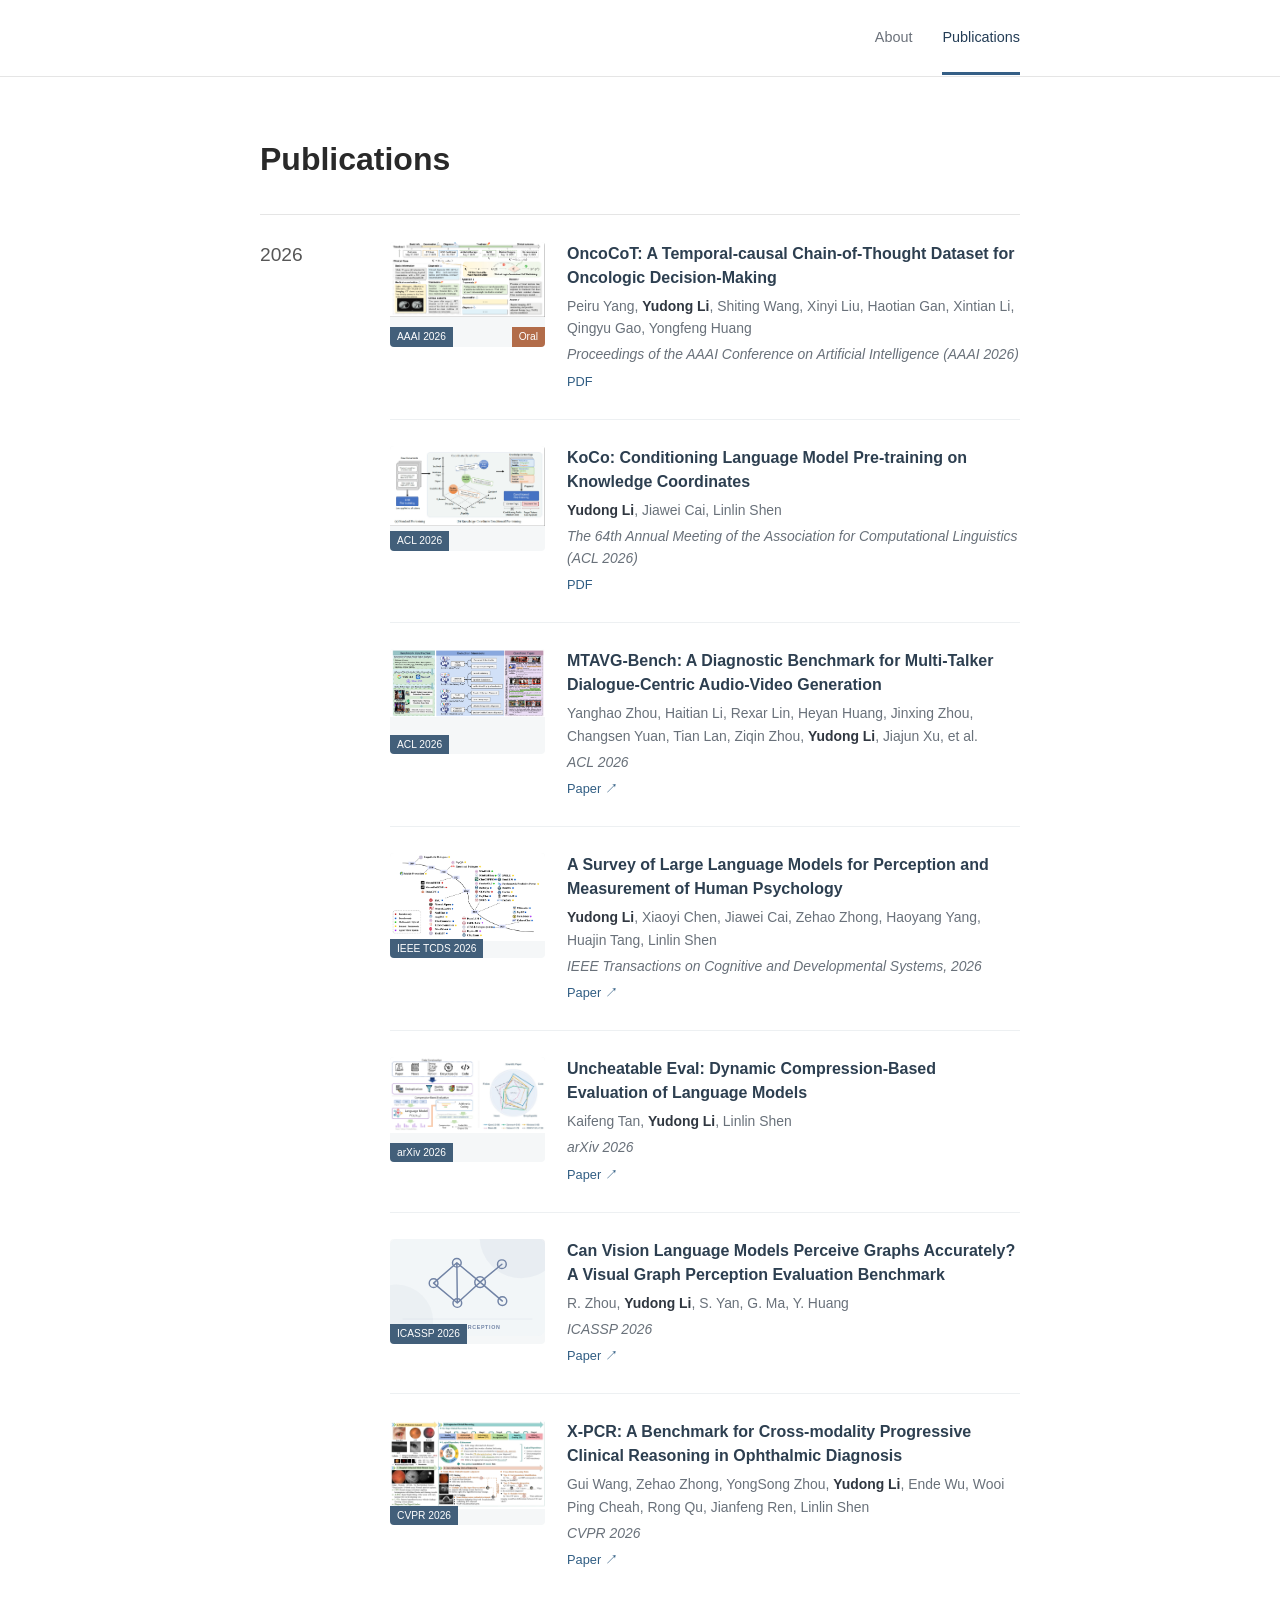
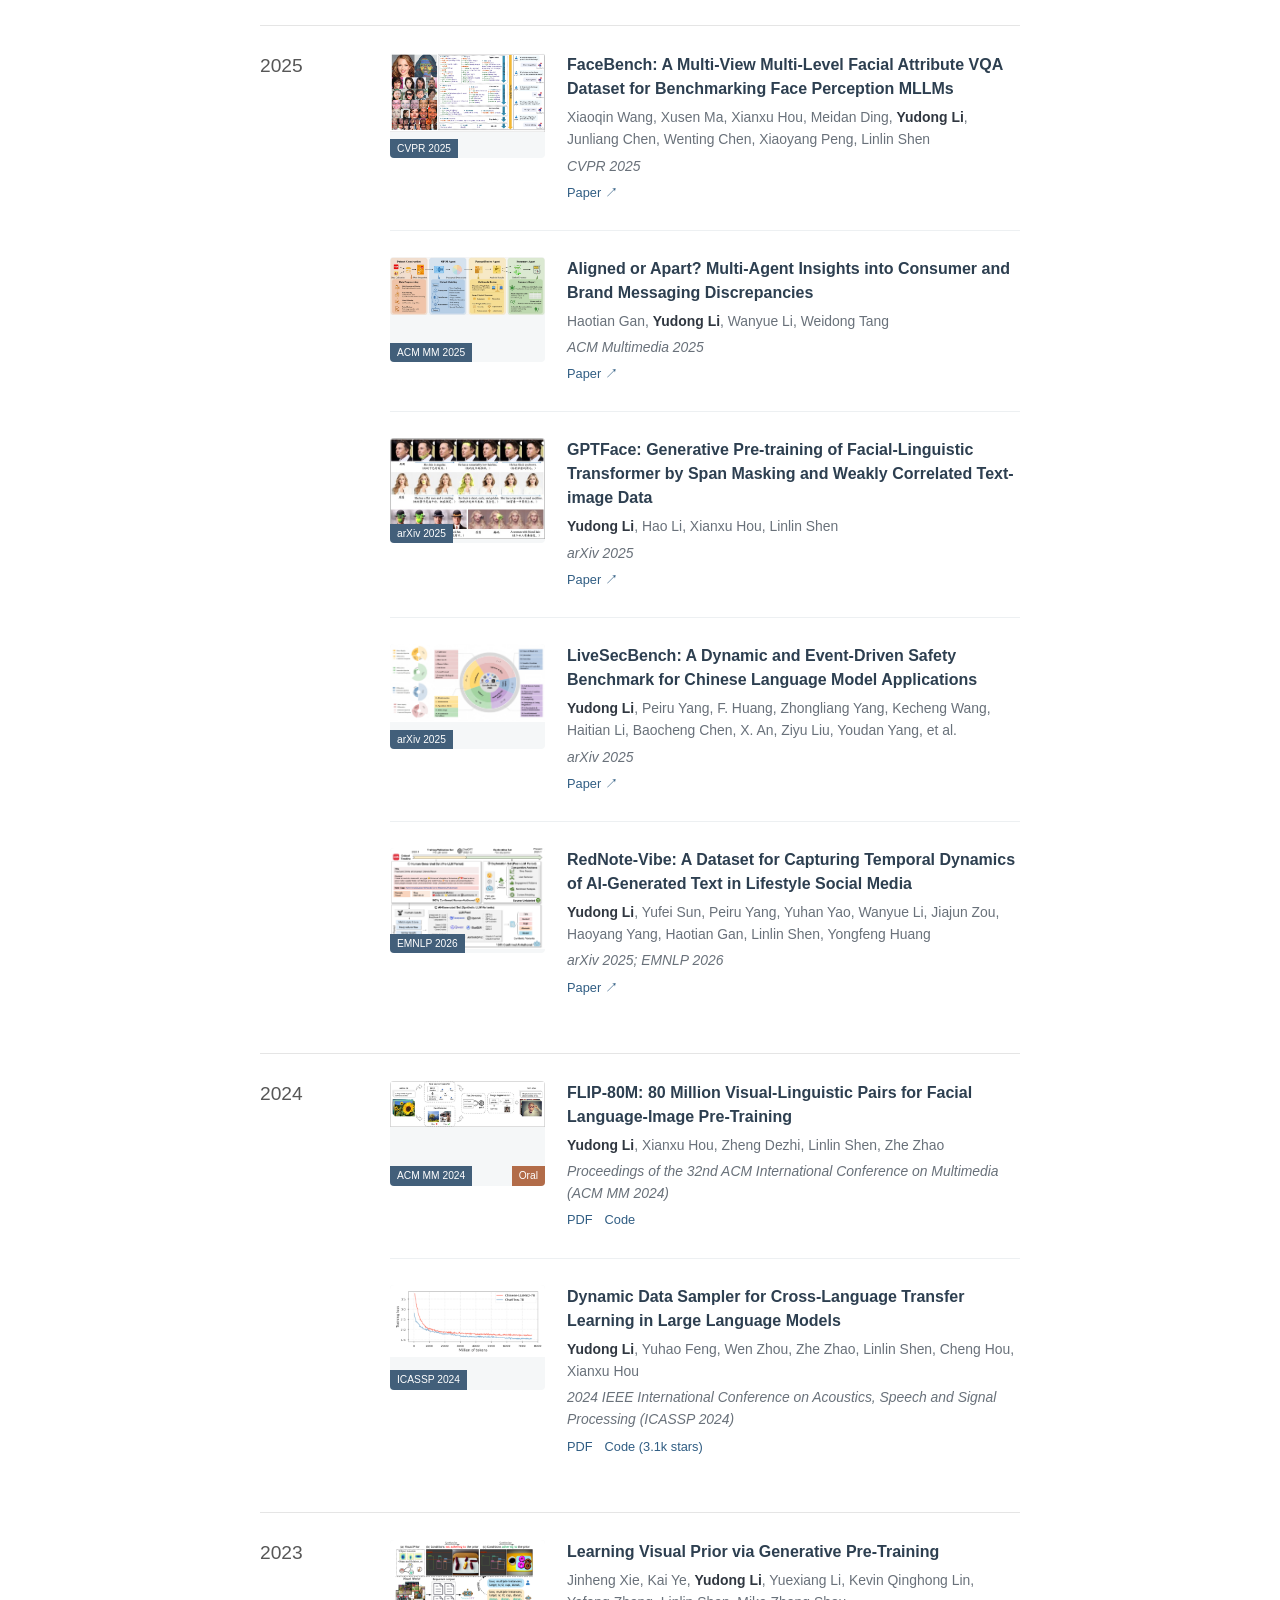
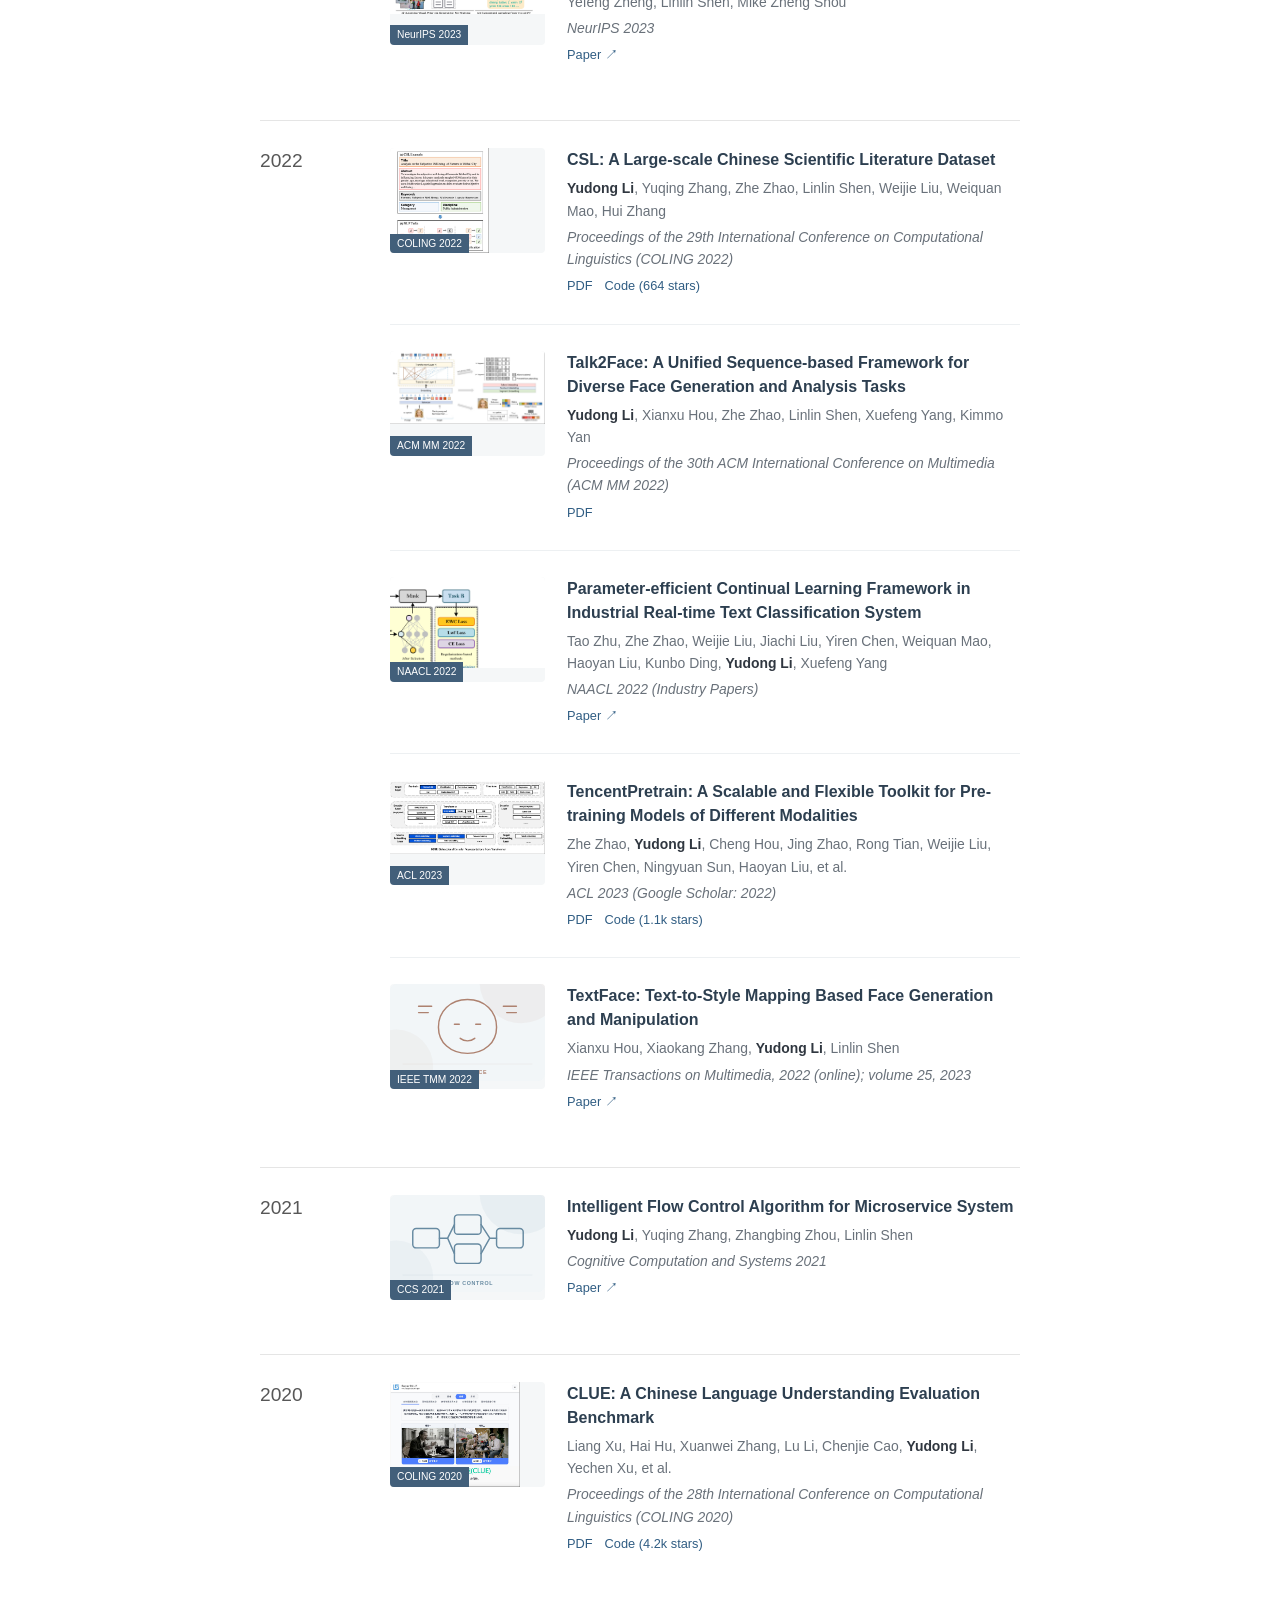
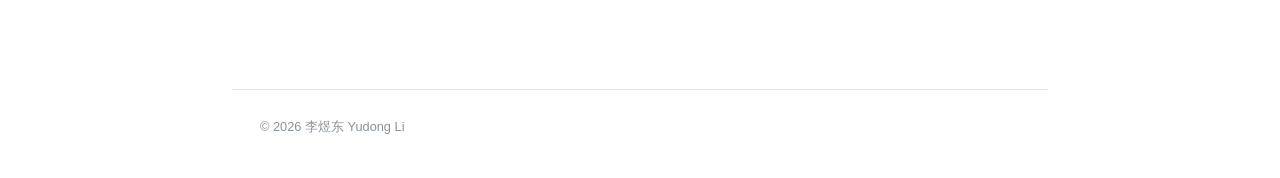
<file: publications.html>
<!DOCTYPE html>

<html lang="zh-CN"><head><meta charset="utf-8"/><meta content="width=device-width, initial-scale=1" name="viewport"/>
<title>Publications · 李煜东 Yudong Li</title><meta content="李煜东的学术主页：大模型预训练、知识语境和学术成果。" name="description"/><link href="assets/images/favicon.svg" rel="icon" type="image/svg+xml"/><link href="assets/css/style.css?v=20261027-5" rel="stylesheet"/></head>
<body><header class="nav"><div class="nav-inner"><nav aria-label="主导航" class="nav-links"><a href="index.html">About</a><a aria-current="page" href="publications.html">Publications</a></nav></div></header>
<main><div class="page-intro"><h1>Publications</h1></div><section aria-labelledby="year-2026" class="year-group"><h2 id="year-2026">2026</h2><div class="pub-group"><article class="pub">
<div class="pub-thumb pub-thumb--oral">
<img alt="OncoCoT" src="assets/images/oncocot.png"/>
<span class="pub-tag-oral">Oral</span>
<span class="pub-tag">AAAI 2026</span>
</div>
<div class="pub-body">
<h4 class="pub-title">
<a href="https://ojs.aaai.org/index.php/AAAI/article/view/40724/44685" rel="noopener" target="_blank">OncoCoT: A Temporal-causal Chain-of-Thought Dataset for Oncologic Decision-Making</a>
</h4>
<p class="pub-authors">
                Peiru Yang, <span class="me">Yudong Li</span>, Shiting Wang, Xinyi Liu, Haotian Gan, Xintian Li, Qingyu Gao, Yongfeng Huang
              </p>
<p class="pub-venue">
                Proceedings of the AAAI Conference on Artificial Intelligence (AAAI 2026)
              </p>
<ul class="pub-links">
<li><a href="https://ojs.aaai.org/index.php/AAAI/article/view/40724/44685" rel="noopener" target="_blank">PDF</a></li>
</ul>
</div>
</article><article class="pub">
<div class="pub-thumb">
<img alt="KoCo" src="assets/images/koco.jpg"/>
<span class="pub-tag">ACL 2026</span>
</div>
<div class="pub-body">
<h4 class="pub-title">
<a href="https://arxiv.org/pdf/2604.12397" rel="noopener" target="_blank">KoCo: Conditioning Language Model Pre-training on Knowledge Coordinates</a>
</h4>
<p class="pub-authors">
<span class="me">Yudong Li</span>, Jiawei Cai, Linlin Shen
              </p>
<p class="pub-venue">
                The 64th Annual Meeting of the Association for Computational Linguistics (ACL 2026)
              </p>
<ul class="pub-links">
<li><a href="https://arxiv.org/pdf/2604.12397" rel="noopener" target="_blank">PDF</a></li>
</ul>
</div>
</article><article class="pub"><div class="pub-thumb"><img alt="" loading="lazy" src="assets/images/publications/mtavg.png"/><span class="pub-tag">ACL 2026</span></div><div class="pub-body"><h3 class="pub-title"><a href="https://aclanthology.org/2026.acl-long.913/">MTAVG-Bench: A Diagnostic Benchmark for Multi-Talker Dialogue-Centric Audio-Video Generation</a></h3><p class="pub-authors">Yanghao Zhou, Haitian Li, Rexar Lin, Heyan Huang, Jinxing Zhou, Changsen Yuan, Tian Lan, Ziqin Zhou, <span class="me">Yudong Li</span>, Jiajun Xu, et al.</p><p class="pub-venue">ACL 2026</p><ul class="pub-links"><li><a href="https://aclanthology.org/2026.acl-long.913/">Paper ↗</a></li></ul></div></article><article class="pub"><div class="pub-thumb"><img alt="" loading="lazy" src="assets/images/publications/survey.png"/><span class="pub-tag">IEEE TCDS 2026</span></div><div class="pub-body"><h3 class="pub-title"><a href="https://doi.org/10.1109/TCDS.2026.3695985">A Survey of Large Language Models for Perception and Measurement of Human Psychology</a></h3><p class="pub-authors"><span class="me">Yudong Li</span>, Xiaoyi Chen, Jiawei Cai, Zehao Zhong, Haoyang Yang, Huajin Tang, Linlin Shen</p><p class="pub-venue">IEEE Transactions on Cognitive and Developmental Systems, 2026</p><ul class="pub-links"><li><a href="https://doi.org/10.1109/TCDS.2026.3695985">Paper ↗</a></li></ul></div></article><article class="pub"><div class="pub-thumb"><img alt="" loading="lazy" src="assets/images/publications/uncheatable.png"/><span class="pub-tag">arXiv 2026</span></div><div class="pub-body"><h3 class="pub-title"><a href="https://arxiv.org/abs/2609.27510">Uncheatable Eval: Dynamic Compression-Based Evaluation of Language Models</a></h3><p class="pub-authors">Kaifeng Tan, <span class="me">Yudong Li</span>, Linlin Shen</p><p class="pub-venue">arXiv 2026</p><ul class="pub-links"><li><a href="https://arxiv.org/abs/2609.27510">Paper ↗</a></li></ul></div></article><article class="pub"><div class="pub-thumb"><img alt="" loading="lazy" src="assets/images/publications/graph.svg"/><span class="pub-tag">ICASSP 2026</span></div><div class="pub-body"><h3 class="pub-title"><a href="https://www.cmsworkshops.com/ICASSP2026/view_paper.php?PaperNum=15547&amp;bare=1">Can Vision Language Models Perceive Graphs Accurately? A Visual Graph Perception Evaluation Benchmark</a></h3><p class="pub-authors">R. Zhou, <span class="me">Yudong Li</span>, S. Yan, G. Ma, Y. Huang</p><p class="pub-venue">ICASSP 2026</p><ul class="pub-links"><li><a href="https://www.cmsworkshops.com/ICASSP2026/view_paper.php?PaperNum=15547&amp;bare=1">Paper ↗</a></li></ul></div></article><article class="pub"><div class="pub-thumb"><img alt="" loading="lazy" src="assets/images/publications/xpcr.png"/><span class="pub-tag">CVPR 2026</span></div><div class="pub-body"><h3 class="pub-title"><a href="https://arxiv.org/abs/2604.20350">X-PCR: A Benchmark for Cross-modality Progressive Clinical Reasoning in Ophthalmic Diagnosis</a></h3><p class="pub-authors">Gui Wang, Zehao Zhong, YongSong Zhou, <span class="me">Yudong Li</span>, Ende Wu, Wooi Ping Cheah, Rong Qu, Jianfeng Ren, Linlin Shen</p><p class="pub-venue">CVPR 2026</p><ul class="pub-links"><li><a href="https://arxiv.org/abs/2604.20350">Paper ↗</a></li></ul></div></article></div></section>
<section aria-labelledby="year-2025" class="year-group"><h2 id="year-2025">2025</h2><div class="pub-group"><article class="pub"><div class="pub-thumb"><img alt="" loading="lazy" src="assets/images/facebench.jpg"/><span class="pub-tag">CVPR 2025</span></div><div class="pub-body"><h3 class="pub-title"><a href="https://arxiv.org/abs/2503.21457">FaceBench: A Multi-View Multi-Level Facial Attribute VQA Dataset for Benchmarking Face Perception MLLMs</a></h3><p class="pub-authors">Xiaoqin Wang, Xusen Ma, Xianxu Hou, Meidan Ding, <span class="me">Yudong Li</span>, Junliang Chen, Wenting Chen, Xiaoyang Peng, Linlin Shen</p><p class="pub-venue">CVPR 2025</p><ul class="pub-links"><li><a href="https://arxiv.org/abs/2503.21457">Paper ↗</a></li></ul></div></article><article class="pub"><div class="pub-thumb"><img alt="" loading="lazy" src="assets/images/publications/aligned.jpg"/><span class="pub-tag">ACM MM 2025</span></div><div class="pub-body"><h3 class="pub-title"><a href="https://doi.org/10.1145/3746027.3755738">Aligned or Apart? Multi-Agent Insights into Consumer and Brand Messaging Discrepancies</a></h3><p class="pub-authors">Haotian Gan, <span class="me">Yudong Li</span>, Wanyue Li, Weidong Tang</p><p class="pub-venue">ACM Multimedia 2025</p><ul class="pub-links"><li><a href="https://doi.org/10.1145/3746027.3755738">Paper ↗</a></li></ul></div></article><article class="pub"><div class="pub-thumb"><img alt="" loading="lazy" src="assets/images/gptface.jpg"/><span class="pub-tag">arXiv 2025</span></div><div class="pub-body"><h3 class="pub-title"><a href="https://arxiv.org/abs/2510.18345">GPTFace: Generative Pre-training of Facial-Linguistic Transformer by Span Masking and Weakly Correlated Text-image Data</a></h3><p class="pub-authors"><span class="me">Yudong Li</span>, Hao Li, Xianxu Hou, Linlin Shen</p><p class="pub-venue">arXiv 2025</p><ul class="pub-links"><li><a href="https://arxiv.org/abs/2510.18345">Paper ↗</a></li></ul></div></article><article class="pub"><div class="pub-thumb"><img alt="" loading="lazy" src="assets/images/publications/livesec.png"/><span class="pub-tag">arXiv 2025</span></div><div class="pub-body"><h3 class="pub-title"><a href="https://arxiv.org/abs/2511.02366">LiveSecBench: A Dynamic and Event-Driven Safety Benchmark for Chinese Language Model Applications</a></h3><p class="pub-authors"><span class="me">Yudong Li</span>, Peiru Yang, F. Huang, Zhongliang Yang, Kecheng Wang, Haitian Li, Baocheng Chen, X. An, Ziyu Liu, Youdan Yang, et al.</p><p class="pub-venue">arXiv 2025</p><ul class="pub-links"><li><a href="https://arxiv.org/abs/2511.02366">Paper ↗</a></li></ul></div></article><article class="pub"><div class="pub-thumb"><img alt="" loading="lazy" src="assets/images/publications/rednote.png"/><span class="pub-tag">EMNLP 2026</span></div><div class="pub-body"><h3 class="pub-title"><a href="https://aclanthology.org/2026.emnlp-main.1077/">RedNote-Vibe: A Dataset for Capturing Temporal Dynamics of AI-Generated Text in Lifestyle Social Media</a></h3><p class="pub-authors"><span class="me">Yudong Li</span>, Yufei Sun, Peiru Yang, Yuhan Yao, Wanyue Li, Jiajun Zou, Haoyang Yang, Haotian Gan, Linlin Shen, Yongfeng Huang</p><p class="pub-venue">arXiv 2025; EMNLP 2026</p><ul class="pub-links"><li><a href="https://aclanthology.org/2026.emnlp-main.1077/">Paper ↗</a></li></ul></div></article></div></section>
<section aria-labelledby="year-2024" class="year-group"><h2 id="year-2024">2024</h2><div class="pub-group"><article class="pub">
<div class="pub-thumb pub-thumb--oral">
<img alt="FLIP-80M" src="assets/images/flip.jpg"/>
<span class="pub-tag-oral">Oral</span>
<span class="pub-tag">ACM MM 2024</span>
</div>
<div class="pub-body">
<h4 class="pub-title">
<a href="https://doi.org/10.1145/3664647.3681287" rel="noopener" target="_blank">FLIP-80M: 80 Million Visual-Linguistic Pairs for Facial Language-Image Pre-Training</a>
</h4>
<p class="pub-authors">
<span class="me">Yudong Li</span>, Xianxu Hou, Zheng Dezhi, Linlin Shen, Zhe Zhao
              </p>
<p class="pub-venue">
                Proceedings of the 32nd ACM International Conference on Multimedia (ACM MM 2024)
              </p>
<ul class="pub-links">
<li><a href="https://doi.org/10.1145/3664647.3681287" rel="noopener" target="_blank">PDF</a></li>
<li><a href="https://github.com/ydli-ai/FLIP" rel="noopener" target="_blank">Code</a></li>
</ul>
</div>
</article><article class="pub">
<div class="pub-thumb">
<img alt="Linly" src="assets/images/publications/dynamic.png"/>
<span class="pub-tag">ICASSP 2024</span>
</div>
<div class="pub-body">
<h4 class="pub-title">
<a href="https://arxiv.org/pdf/2405.10626" rel="noopener" target="_blank">Dynamic Data Sampler for Cross-Language Transfer Learning in Large Language Models</a>
</h4>
<p class="pub-authors">
<span class="me">Yudong Li</span>, Yuhao Feng, Wen Zhou, Zhe Zhao, Linlin Shen, Cheng Hou, Xianxu Hou
              </p>
<p class="pub-venue">
                2024 IEEE International Conference on Acoustics, Speech and Signal Processing (ICASSP 2024)
              </p>
<ul class="pub-links">
<li><a href="https://arxiv.org/pdf/2405.10626" rel="noopener" target="_blank">PDF</a></li>
<li><a href="https://github.com/CVI-SZU/Linly" rel="noopener" target="_blank">Code (3.1k stars)</a></li>
</ul>
</div>
</article></div></section>
<section aria-labelledby="year-2023" class="year-group"><h2 id="year-2023">2023</h2><div class="pub-group"><article class="pub"><div class="pub-thumb"><img alt="" loading="lazy" src="assets/images/publications/visual-prior.png"/><span class="pub-tag">NeurIPS 2023</span></div><div class="pub-body"><h3 class="pub-title"><a href="https://arxiv.org/abs/2305.13777">Learning Visual Prior via Generative Pre-Training</a></h3><p class="pub-authors">Jinheng Xie, Kai Ye, <span class="me">Yudong Li</span>, Yuexiang Li, Kevin Qinghong Lin, Yefeng Zheng, Linlin Shen, Mike Zheng Shou</p><p class="pub-venue">NeurIPS 2023</p><ul class="pub-links"><li><a href="https://arxiv.org/abs/2305.13777">Paper ↗</a></li></ul></div></article></div></section>
<section aria-labelledby="year-2022" class="year-group"><h2 id="year-2022">2022</h2><div class="pub-group"><article class="pub">
<div class="pub-thumb">
<img alt="CSL" src="assets/images/csl.jpg"/>
<span class="pub-tag">COLING 2022</span>
</div>
<div class="pub-body">
<h4 class="pub-title">
<a href="https://aclanthology.org/2022.coling-1.344.pdf" rel="noopener" target="_blank">CSL: A Large-scale Chinese Scientific Literature Dataset</a>
</h4>
<p class="pub-authors">
<span class="me">Yudong Li</span>, Yuqing Zhang, Zhe Zhao, Linlin Shen, Weijie Liu, Weiquan Mao, Hui Zhang
              </p>
<p class="pub-venue">
                Proceedings of the 29th International Conference on Computational Linguistics (COLING 2022)
              </p>
<ul class="pub-links">
<li><a href="https://aclanthology.org/2022.coling-1.344.pdf" rel="noopener" target="_blank">PDF</a></li>
<li><a href="https://github.com/ydli-ai/CSL" rel="noopener" target="_blank">Code (664 stars)</a></li>
</ul>
</div>
</article><article class="pub">
<div class="pub-thumb">
<img alt="Talk2face" src="assets/images/talk2face.jpg"/>
<span class="pub-tag">ACM MM 2022</span>
</div>
<div class="pub-body">
<h4 class="pub-title">
<a href="https://drive.google.com/file/u/0/d/1T4lFPELXvmusgJhTyLzP0EBWXE-6Wv0H/view" rel="noopener" target="_blank">Talk2Face: A Unified Sequence-based Framework for Diverse Face Generation and Analysis Tasks</a>
</h4>
<p class="pub-authors">
<span class="me">Yudong Li</span>, Xianxu Hou, Zhe Zhao, Linlin Shen, Xuefeng Yang, Kimmo Yan
              </p>
<p class="pub-venue">
                Proceedings of the 30th ACM International Conference on Multimedia (ACM MM 2022)
              </p>
<ul class="pub-links">
<li><a href="https://drive.google.com/file/u/0/d/1T4lFPELXvmusgJhTyLzP0EBWXE-6Wv0H/view" rel="noopener" target="_blank">PDF</a></li>
</ul>
</div>
</article><article class="pub"><div class="pub-thumb"><img alt="" loading="lazy" src="assets/images/publications/continual.png"/><span class="pub-tag">NAACL 2022</span></div><div class="pub-body"><h3 class="pub-title"><a href="https://dblp.org/rec/conf/naacl/ZhuZ0LCMLDLY22.html">Parameter-efficient Continual Learning Framework in Industrial Real-time Text Classification System</a></h3><p class="pub-authors">Tao Zhu, Zhe Zhao, Weijie Liu, Jiachi Liu, Yiren Chen, Weiquan Mao, Haoyan Liu, Kunbo Ding, <span class="me">Yudong Li</span>, Xuefeng Yang</p><p class="pub-venue">NAACL 2022 (Industry Papers)</p><ul class="pub-links"><li><a href="https://dblp.org/rec/conf/naacl/ZhuZ0LCMLDLY22.html">Paper ↗</a></li></ul></div></article><article class="pub">
<div class="pub-thumb">
<img alt="TencentPretrain" src="assets/images/tencentpretrain.jpg"/>
<span class="pub-tag">ACL 2023</span>
</div>
<div class="pub-body">
<h4 class="pub-title">
<a href="https://aclanthology.org/2023.acl-demo.20.pdf" rel="noopener" target="_blank">TencentPretrain: A Scalable and Flexible Toolkit for Pre-training Models of Different Modalities</a>
</h4>
<p class="pub-authors">
                Zhe Zhao, <span class="me">Yudong Li</span>, Cheng Hou, Jing Zhao, Rong Tian, Weijie Liu, Yiren Chen, Ningyuan Sun, Haoyan Liu, et al.
              </p>
<p class="pub-venue">ACL 2023 (Google Scholar: 2022)</p>
<ul class="pub-links">
<li><a href="https://aclanthology.org/2023.acl-demo.20.pdf" rel="noopener" target="_blank">PDF</a></li>
<li><a href="https://github.com/Tencent/TencentPretrain" rel="noopener" target="_blank">Code (1.1k stars)</a></li>
</ul>
</div>
</article><article class="pub"><div class="pub-thumb"><img alt="" loading="lazy" src="assets/images/publications/textface.svg"/><span class="pub-tag">IEEE TMM 2022</span></div><div class="pub-body"><h3 class="pub-title"><a href="https://dblp.org/rec/journals/tmm/HouZLS23.html">TextFace: Text-to-Style Mapping Based Face Generation and Manipulation</a></h3><p class="pub-authors">Xianxu Hou, Xiaokang Zhang, <span class="me">Yudong Li</span>, Linlin Shen</p><p class="pub-venue">IEEE Transactions on Multimedia, 2022 (online); volume 25, 2023</p><ul class="pub-links"><li><a href="https://dblp.org/rec/journals/tmm/HouZLS23.html">Paper ↗</a></li></ul></div></article></div></section>
<section aria-labelledby="year-2021" class="year-group"><h2 id="year-2021">2021</h2><div class="pub-group"><article class="pub"><div class="pub-thumb"><img alt="" loading="lazy" src="assets/images/publications/flow.svg"/><span class="pub-tag">CCS 2021</span></div><div class="pub-body"><h3 class="pub-title"><a href="https://dblp.org/rec/journals/ccs/LiZZS21.html">Intelligent Flow Control Algorithm for Microservice System</a></h3><p class="pub-authors"><span class="me">Yudong Li</span>, Yuqing Zhang, Zhangbing Zhou, Linlin Shen</p><p class="pub-venue">Cognitive Computation and Systems 2021</p><ul class="pub-links"><li><a href="https://dblp.org/rec/journals/ccs/LiZZS21.html">Paper ↗</a></li></ul></div></article></div></section>
<section aria-labelledby="year-2020" class="year-group"><h2 id="year-2020">2020</h2><div class="pub-group"><article class="pub">
<div class="pub-thumb">
<img alt="CLUE" src="assets/images/clue.jpg"/>
<span class="pub-tag">COLING 2020</span>
</div>
<div class="pub-body">
<h4 class="pub-title">
<a href="https://aclanthology.org/2020.coling-main.419.pdf" rel="noopener" target="_blank">CLUE: A Chinese Language Understanding Evaluation Benchmark</a>
</h4>
<p class="pub-authors">
                Liang Xu, Hai Hu, Xuanwei Zhang, Lu Li, Chenjie Cao, <span class="me">Yudong Li</span>, Yechen Xu, et al.
              </p>
<p class="pub-venue">
                Proceedings of the 28th International Conference on Computational Linguistics (COLING 2020)
              </p>
<ul class="pub-links">
<li><a href="https://aclanthology.org/2020.coling-main.419.pdf" rel="noopener" target="_blank">PDF</a></li>
<li><a href="https://github.com/CLUEbenchmark/CLUE" rel="noopener" target="_blank">Code (4.2k stars)</a></li>
</ul>
</div>
</article></div></section></main><footer>© 2026 李煜东 Yudong Li</footer><script defer="" src="assets/js/main.js"></script></body></html>
</file>
<file: assets/css/style.css>
:root { color-scheme: light; --ink:#292929; --muted:#686868; --accent:#305d83; --rule:#e5e5e5; --page-width:816px; --font-academic:-apple-system,BlinkMacSystemFont,"Segoe UI","PingFang SC","Microsoft YaHei","Noto Sans CJK SC","Noto Sans SC",sans-serif; }
* { box-sizing:border-box; }
html { scroll-behavior:smooth; }
body { margin:0; color:var(--ink); background:#fff; font-family:var(--font-academic); font-size:16px; line-height:1.8; }
a { color:var(--accent); text-decoration:none; }
a:hover { text-decoration:underline; }
a:focus-visible { outline:3px solid #8aafce; outline-offset:3px; }
.nav { border-bottom:1px solid var(--rule); background:#fff; }
.nav-inner { max-width:var(--page-width); min-height:76px; margin:auto; padding:0 28px; display:flex; align-items:center; justify-content:space-between; gap:24px; }
.nav-brand { color:#222831; font-family:Georgia,"Noto Serif SC",serif; font-weight:700; font-size:1.2rem; white-space:nowrap; }
.nav-brand span { font-size:.88rem; color:var(--muted); margin-left:.3rem; font-weight:400; }
.nav-links { display:flex; flex-wrap:wrap; gap:30px; align-items:center; }
.nav-links a { color:#6b717a; font-size:.9rem; padding:24px 0 21px; border-bottom:3px solid transparent; }
.nav-links a[aria-current=page] { color:#243d56; border-bottom-color:#355f86; }
main { max-width:var(--page-width); margin:0 auto; padding:60px 28px 80px; }
section { margin:0 0 60px; }
h1,h2,h3,h4,p { margin-top:0; }
h1,h2 { font-family:inherit; color:#292929; line-height:1.4; }
h2 { font-size:1.4rem; margin-bottom:22px; }
.hero { display:flex; align-items:center; gap:36px; margin-bottom:32px; }
.hero-avatar { flex:0 0 172px; width:172px; height:172px; }
.hero-avatar img { display:block; width:100%; height:100%; object-fit:cover; border-radius:50%; }
.hero-name { font-size:2.15rem; margin-bottom:8px; }
.hero-title { color:#59616b; margin-bottom:5px; }
.hero-contact { margin-bottom:8px; }
.hero-links,.pub-links { display:flex; flex-wrap:wrap; gap:18px; list-style:none; padding:0; margin:0; }
.hero-link-icon { width:1em; height:1em; }
.about-bio { max-width:860px; font-size:1.02rem; line-height:2; }
.hero-notice,.hero-news { color:#5e6670; font-size:.94rem; }
.hero-news span { font-weight:400; color:inherit; }
.research-visual { margin:0; }
.research-visual img { display:block; width:100%; height:auto; }
.research-visual figcaption { color:var(--muted); font-size:.85rem; margin-top:8px; }
.open-source-list { display:grid; grid-template-columns:repeat(2,minmax(0,1fr)); list-style:none; padding:0; margin:0; gap:10px; }
.open-source-list li { display:flex; align-items:center; justify-content:space-between; gap:16px; min-width:0; padding:12px 15px; border:1px solid var(--rule); border-radius:7px; background:#fafbfc; }
.open-source-list a { min-width:0; overflow-wrap:anywhere; font-weight:500; }
.open-source-list span { flex-shrink:0; color:var(--muted); font-size:.85rem; white-space:nowrap; }
.page-intro { margin-bottom:52px; max-width:760px; }
.page-intro h1 { font-size:2.45rem; margin:0 0 15px; }
.page-intro h1 span { display:inline-block; margin-left:.3rem; color:#6d7781; font-family:inherit; font-size:1.05rem; font-weight:400; }
.page-intro p:last-child { color:#68717a; margin:0; }
.eyebrow { font-size:.7rem; font-weight:700; letter-spacing:.16em; color:#66839d; margin-bottom:10px; }
.year-group { display:grid; grid-template-columns:100px minmax(0,1fr); gap:30px; padding-top:27px; border-top:1px solid var(--rule); margin-bottom:28px; }
.year-group h2 { font-family:inherit; font-size:1.25rem; color:#575757; margin:0; }
.pub { display:flex; gap:22px; padding:0 0 26px; margin-bottom:26px; border-bottom:1px solid #edf0f2; }
.pub:last-child { border:0; margin-bottom:0; }
.pub-thumb { position:relative; flex:0 0 155px; height:105px; background:#f5f7f8; overflow:hidden; border-radius:4px; }
.pub-thumb img { display:block; width:auto; height:auto; max-width:100%; max-height:100%; object-fit:contain; }
.pub-tag,.pub-tag-oral { position:absolute; bottom:0; left:0; background:#425f7a; color:#fff; padding:2px 7px; font-size:.64rem; line-height:1.5; }
.pub-tag-oral { left:auto; right:0; background:#b26c49; }
.pub-body { min-width:0; }
.pub-title { font-size:1rem; line-height:1.5; margin:0 0 5px; }
.pub-title a { color:#2d3f50; }
.pub-authors,.pub-venue { font-size:.87rem; line-height:1.6; margin:0 0 4px; color:#69717a; }
.me { color:#303740; font-weight:700; }
.pub-venue { font-style:italic; }
.pub-links { gap:12px; font-size:.8rem; }
.pub--text { padding-left:0; }
.poster-heading { display:flex; justify-content:space-between; align-items:baseline; gap:24px; }
.poster-heading h2 { margin-bottom:6px; }
.poster-heading p,.poster-fallback { color:var(--muted); font-size:.9rem; }
.text-link { white-space:nowrap; font-size:.9rem; }
.poster-frame { display:block; width:100%; height:2500px; border:1px solid var(--rule); border-radius:6px; background:#fff; }
.poster-fallback { margin-top:14px; }
footer { max-width:var(--page-width); margin:auto; padding:25px 28px 40px; border-top:1px solid var(--rule); color:#8a929b; font-size:.8rem; }
@media(max-width:700px) { .open-source-list { grid-template-columns:1fr; } .nav-inner { align-items:flex-start; flex-direction:column; gap:4px; padding:16px 20px 0; } .nav-links { width:100%; gap:22px; } .nav-links a { padding:9px 0 12px; font-size:.82rem; } main { padding:42px 20px 55px; } .hero { align-items:flex-start; gap:22px; } .hero-avatar { flex-basis:100px; width:100px; height:100px; } .hero-name { font-size:1.55rem; } .hero-title,.hero-contact { font-size:.88rem; } .page-intro h1 { font-size:2rem; } .year-group { grid-template-columns:1fr; gap:18px; } .pub-thumb { flex-basis:110px; height:85px; } .poster-heading { flex-direction:column; gap:0; margin-bottom:16px; } }
@media(max-width:460px) { .hero { flex-direction:column; } .open-source-list { grid-template-columns:1fr; } .pub { gap:14px; } .pub-thumb { flex-basis:82px; height:70px; } .pub-title { font-size:.94rem; } .nav-links { gap:15px; } }

/* The homepage retains its original section navigation. */
.nav { position:sticky; top:0; z-index:20; background:rgba(255,255,255,.96); backdrop-filter:blur(12px); }
section[id] { scroll-margin-top:105px; }
.page-sidebar { position:fixed; left:max(24px, calc((100vw - 1000px) / 2 - 170px)); top:130px; width:140px; border-left:1px solid #e1e8ee; padding-left:20px; color:#8a929b; font-size:.82rem; }
.page-sidebar h4 { margin:0 0 12px; color:#434e5a; font-size:.78rem; }
.page-sidebar ul { list-style:none; margin:0; padding:0; }
.page-sidebar li { margin:0 0 9px; }
.page-sidebar a { color:#78838f; }
.sidebar-hint { font-size:.73rem; line-height:1.6; color:#9ba5ae; }
#about { padding-bottom:4px; }
#research-overview, #open-source, #publications, #knowledge-context { padding-top:32px; border-top:1px solid var(--rule); }
.hero-avatar img { border:1px solid var(--rule); }
.hero-links a { padding:5px 10px; border:1px solid #dce5ed; border-radius:5px; line-height:1.4; font-size:.86rem; }
.hero-links a:hover { background:#f3f7fa; text-decoration:none; }
.hero-notice { border-left:3px solid #7e9db8; background:#f5f8fa; padding:10px 15px; }
.research-visual-frame { overflow:hidden; border-radius:7px; border:1px solid #e4e9ee; background:#fff; }
.research-visual--timeline { max-width:760px; }
.research-visual--poster { max-width:760px; }
#publications > p { font-size:.9rem; }
#publications .pub { padding-top:4px; }
@media (max-width:1320px) { .page-sidebar { display:none; } }
@media (max-width:700px) { .nav { position:relative; } #research-overview, #open-source, #publications, #knowledge-context { padding-top:25px; } }
@media (max-width:460px) {
  .pub-tag-oral { top:0; bottom:auto; }
}

/* News */
.hero-news { margin-top:24px; }
.hero-news h2 { margin:0 0 9px; font-family:inherit; font-size:1rem; font-weight:600; }
.news-list { list-style:none; margin:0; padding:0; }
.news-list li { display:grid; grid-template-columns:max-content minmax(0,1fr); column-gap:16px; padding:7px 0; border-bottom:1px solid #edf0f2; }
.news-list li:last-child { border-bottom:0; }
.hero-news .news-date { color:#87929c; font-size:.82rem; font-weight:400; padding-top:2px; }
@media(max-width:460px) {
  .news-list li { grid-template-columns:max-content minmax(0,1fr); column-gap:12px; }
  .hero-news .news-date { font-size:.76rem; }
}

/* Clear, restrained headings across both pages. */
.nav-brand { font-size:1.05rem; letter-spacing:.01em; }
.hero-name { font-size:clamp(1.75rem, 3vw, 2rem); font-weight:600; letter-spacing:0; }
main > section > h2 { font-size:1.25rem; font-weight:600; letter-spacing:0; }
.page-intro { margin-bottom:32px; }
.page-intro h1 { margin:0; font-size:clamp(1.8rem, 4vw, 2rem); font-weight:600; letter-spacing:0; }
.year-group h2 { font-size:1.2rem; font-weight:500; }
@media(max-width:460px) {
  .hero-name { font-size:1.65rem; }
  .page-intro { margin-bottom:26px; }
}
.nav-inner { justify-content:flex-end; }
@media (max-width:700px) {
  .nav-inner { align-items:flex-end; padding-top:0; }
  .nav-links { width:auto; }
}
@media (max-width:460px) {
  .pub-tag { font-size:.55rem; padding:2px 4px; }
}
#knowledge-context .section-lead { color:#5e6670; margin:0 0 22px; }
</file>
